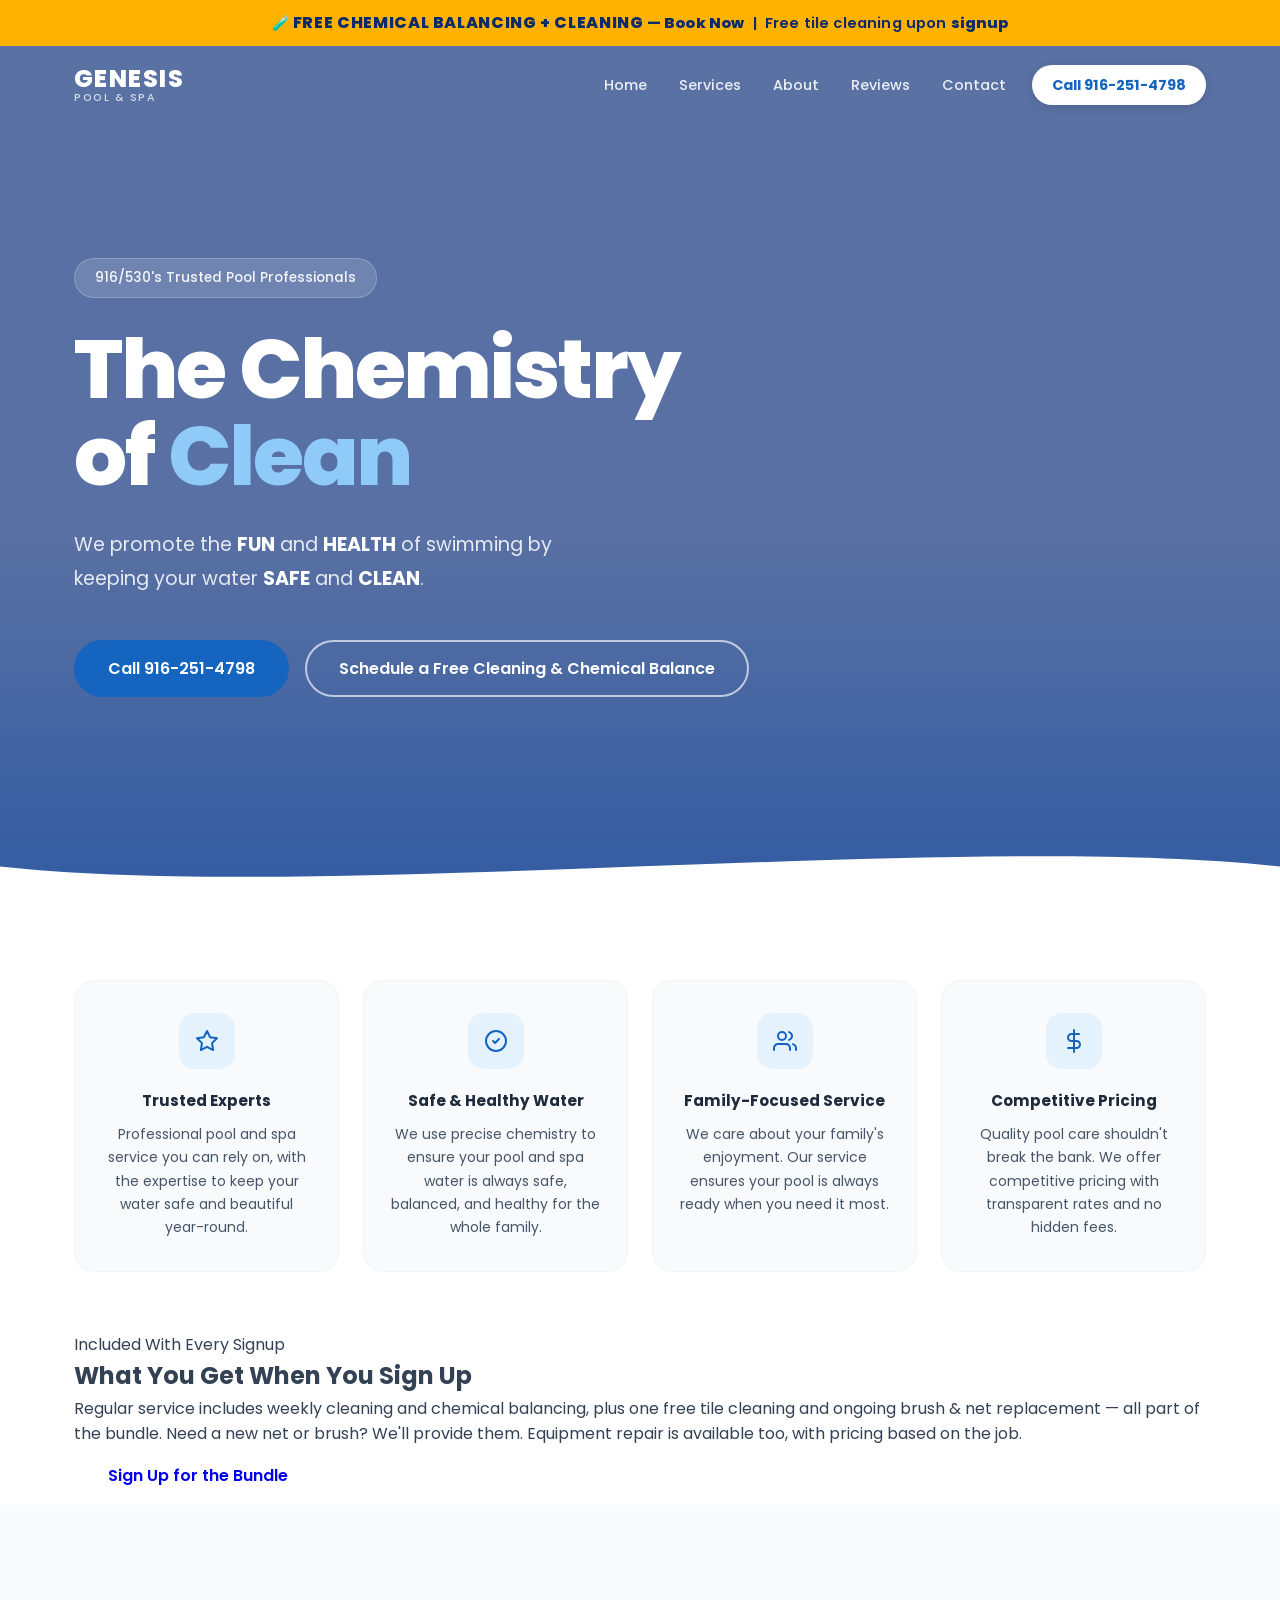
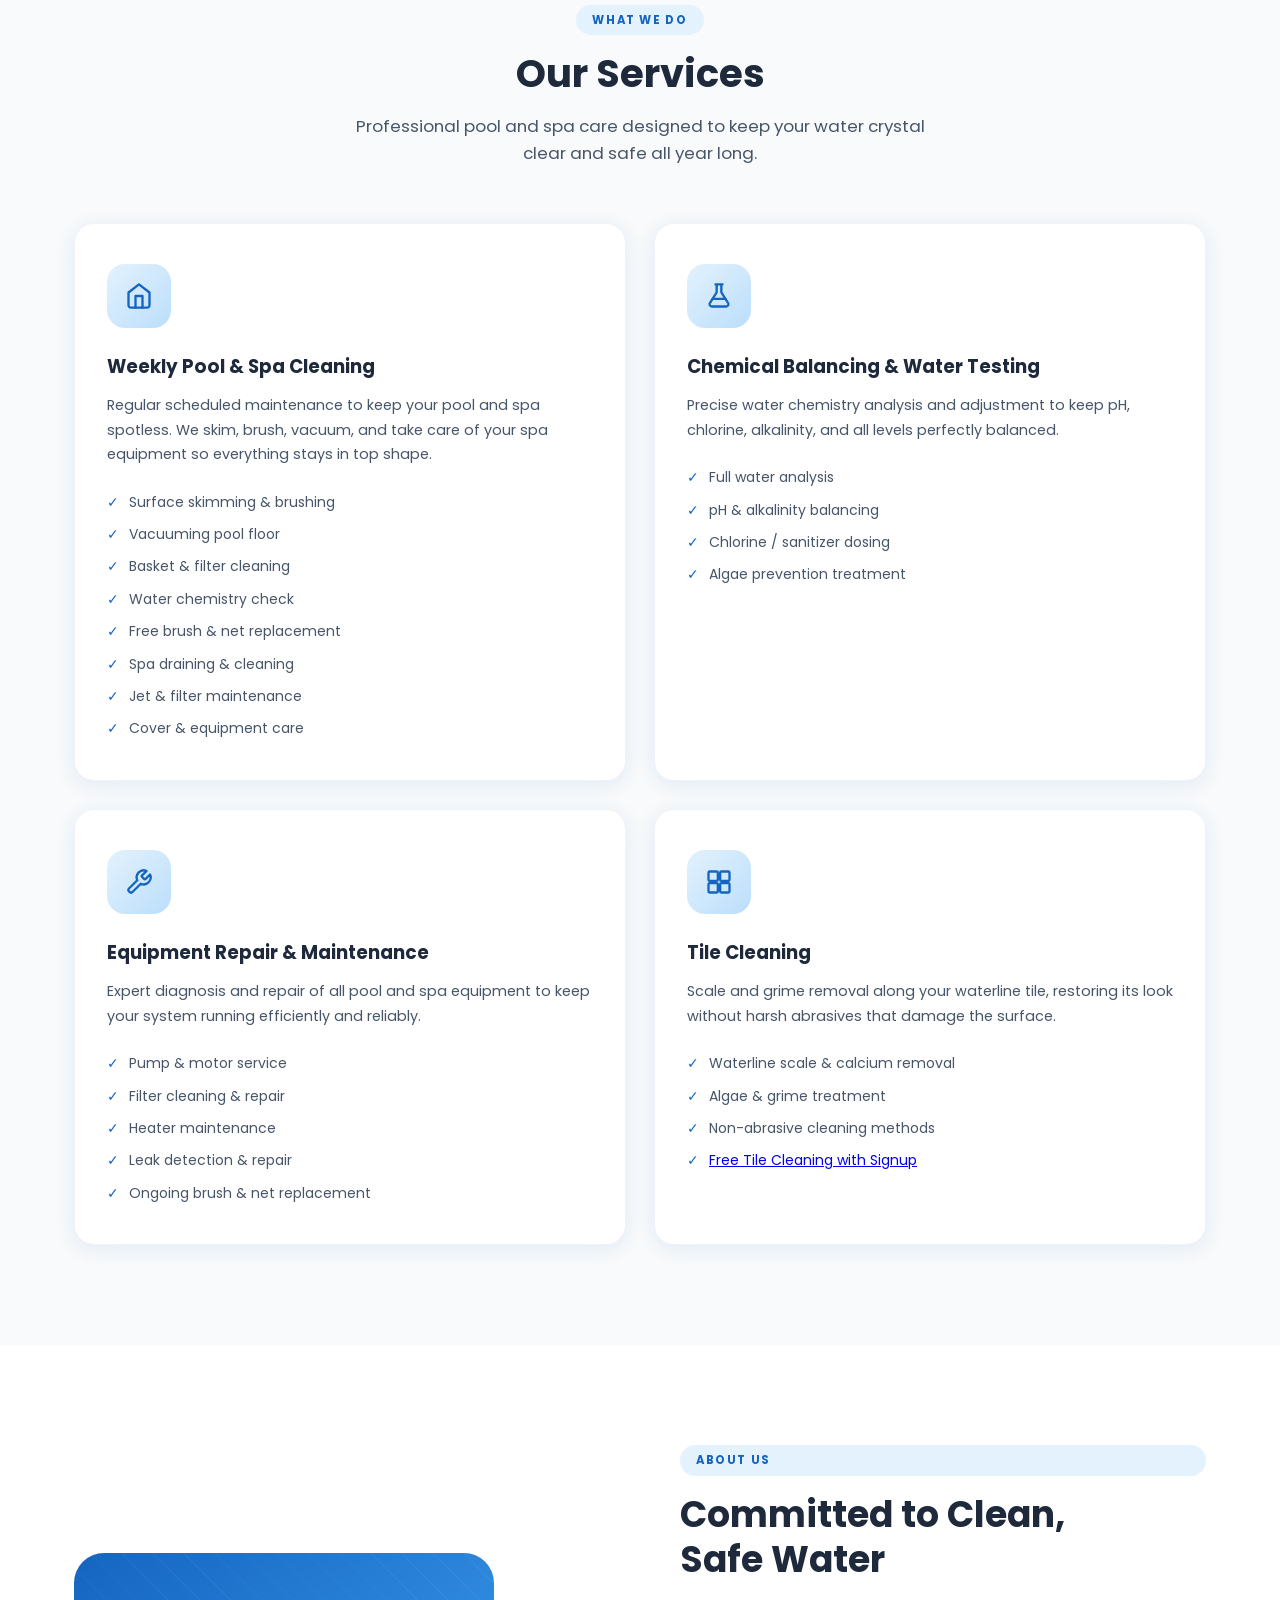
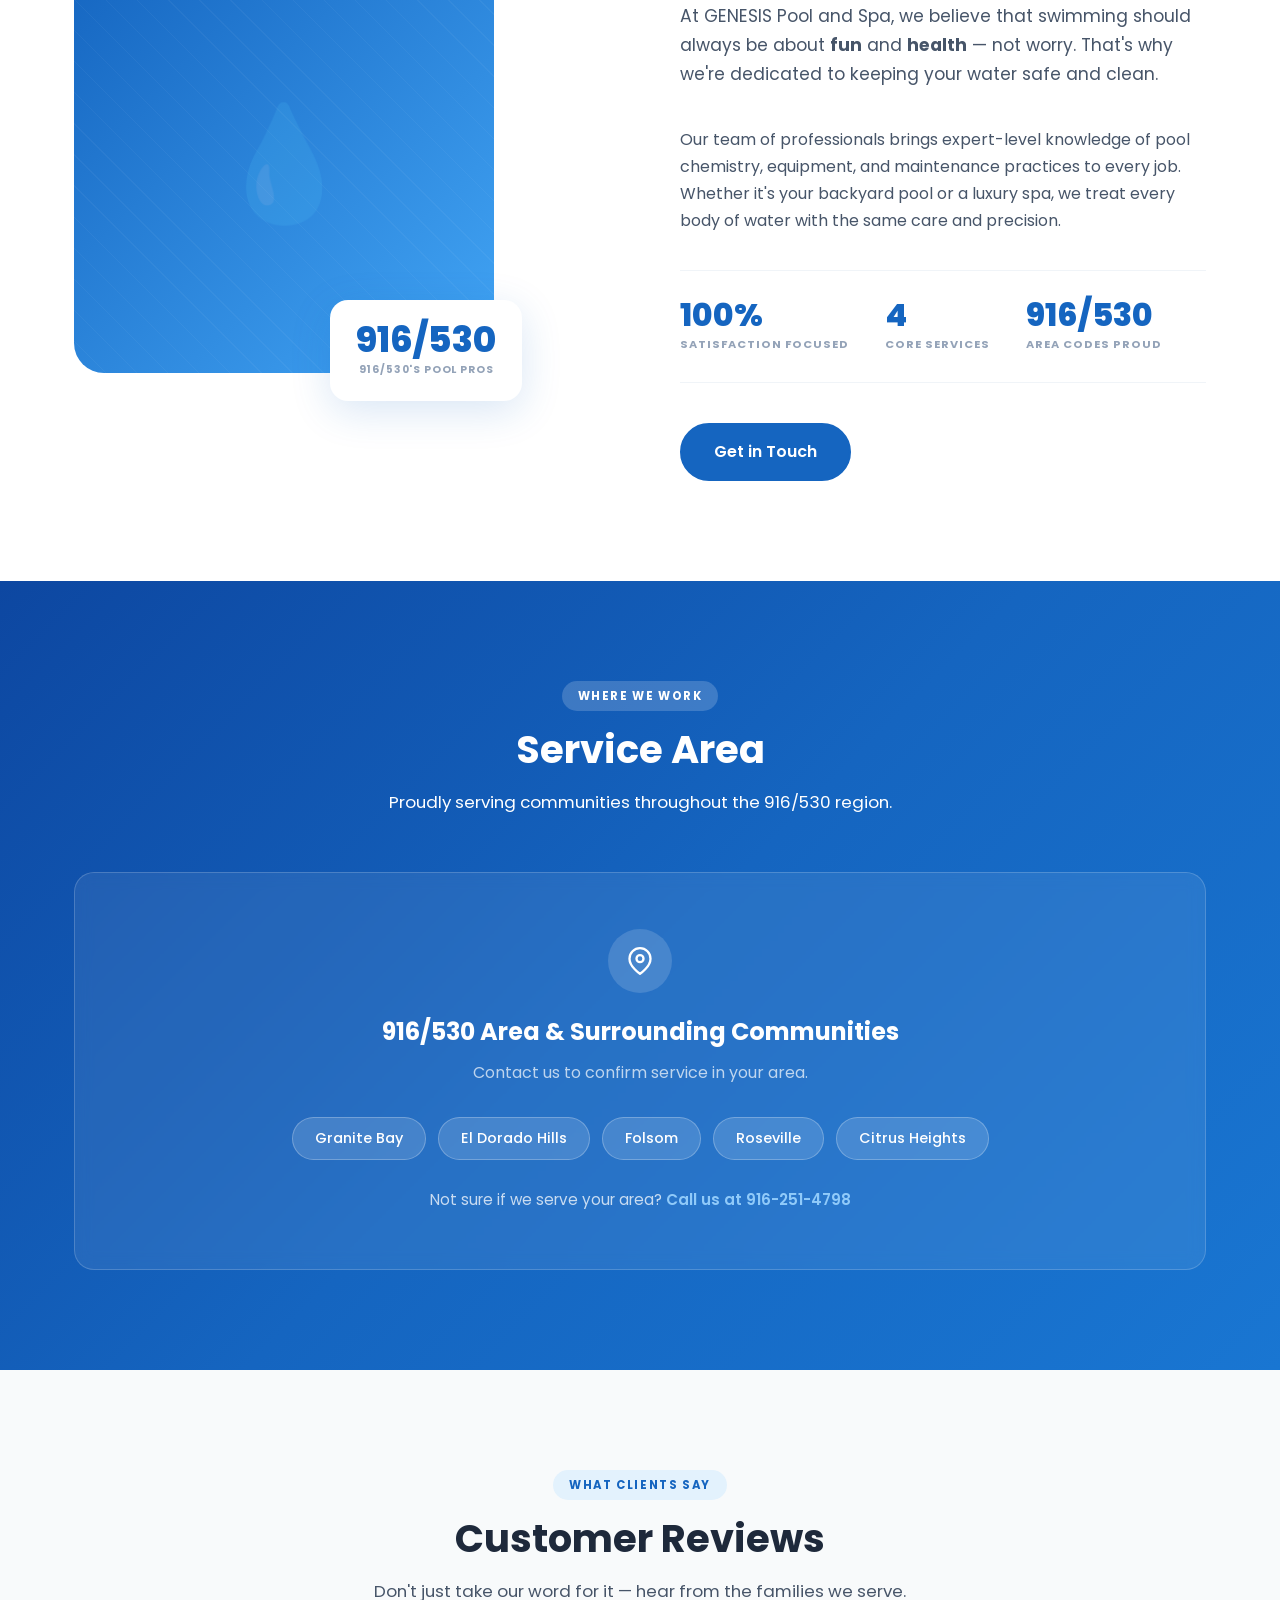
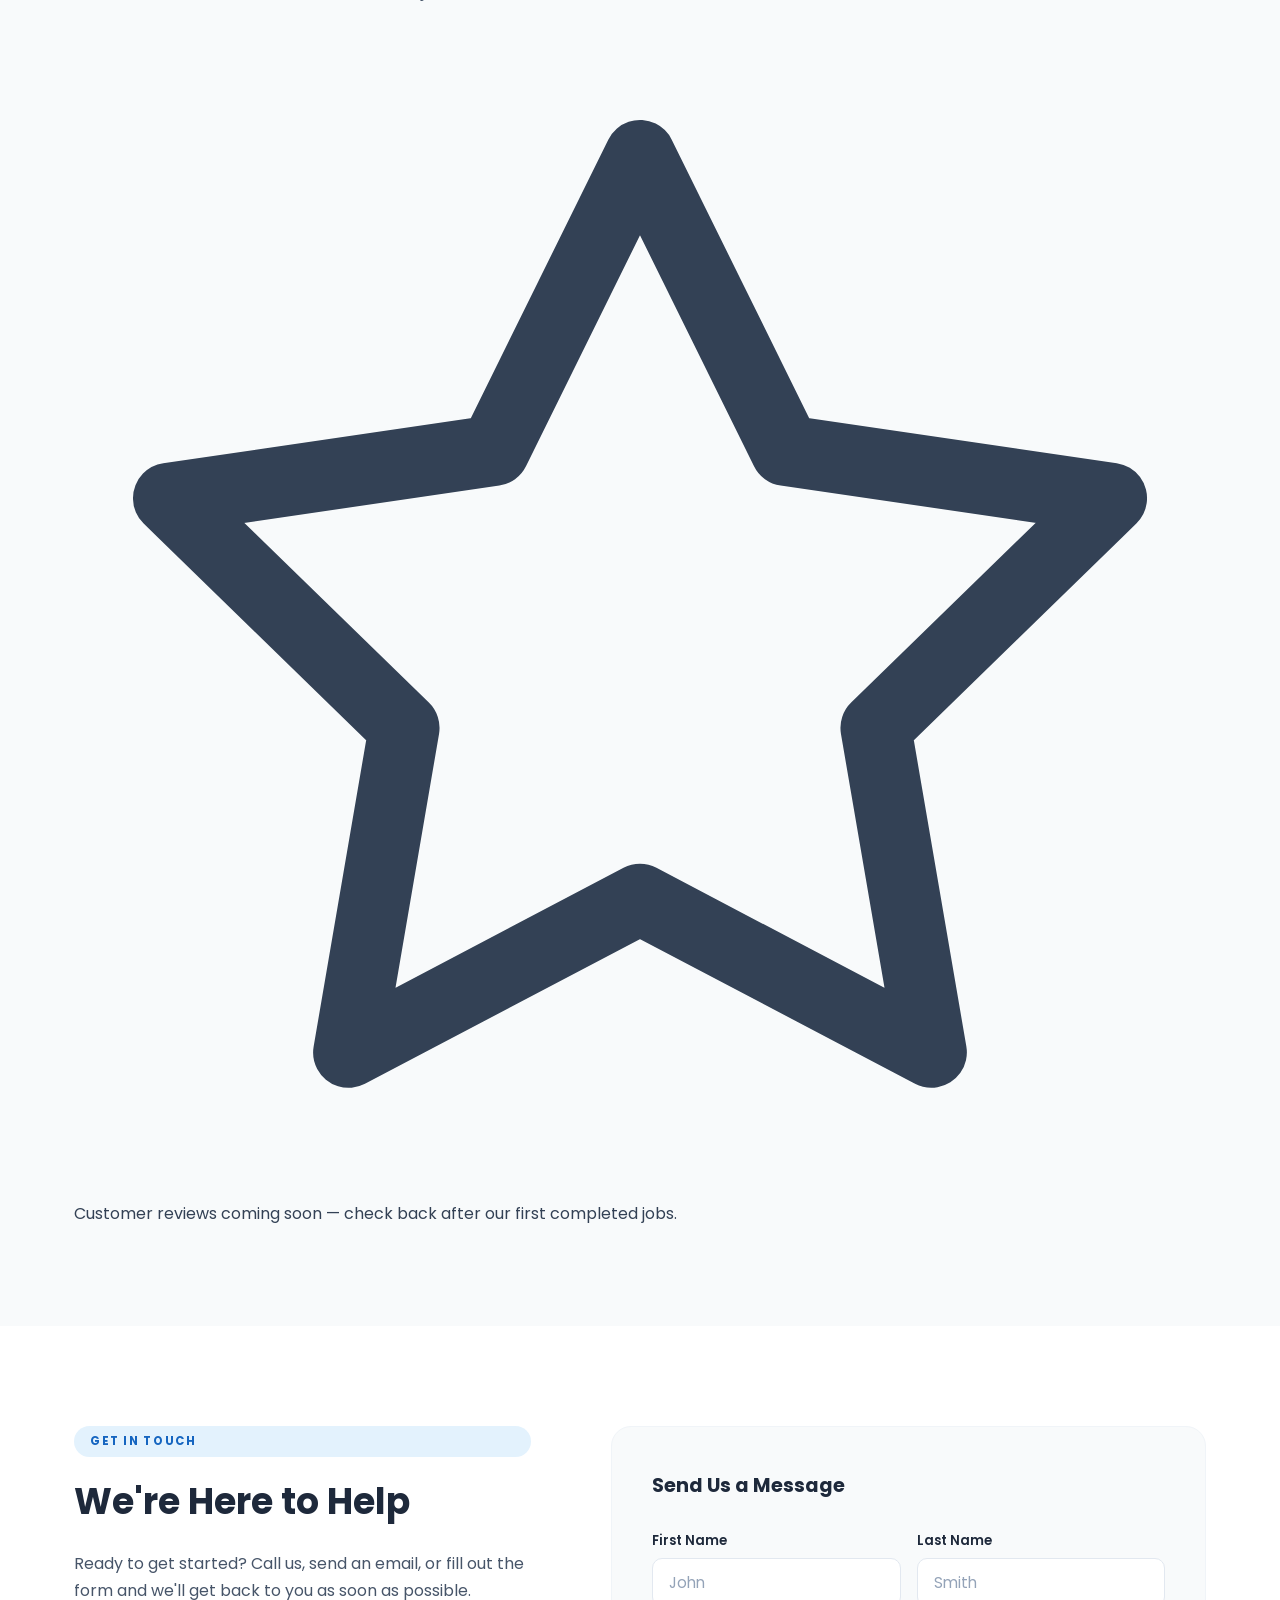
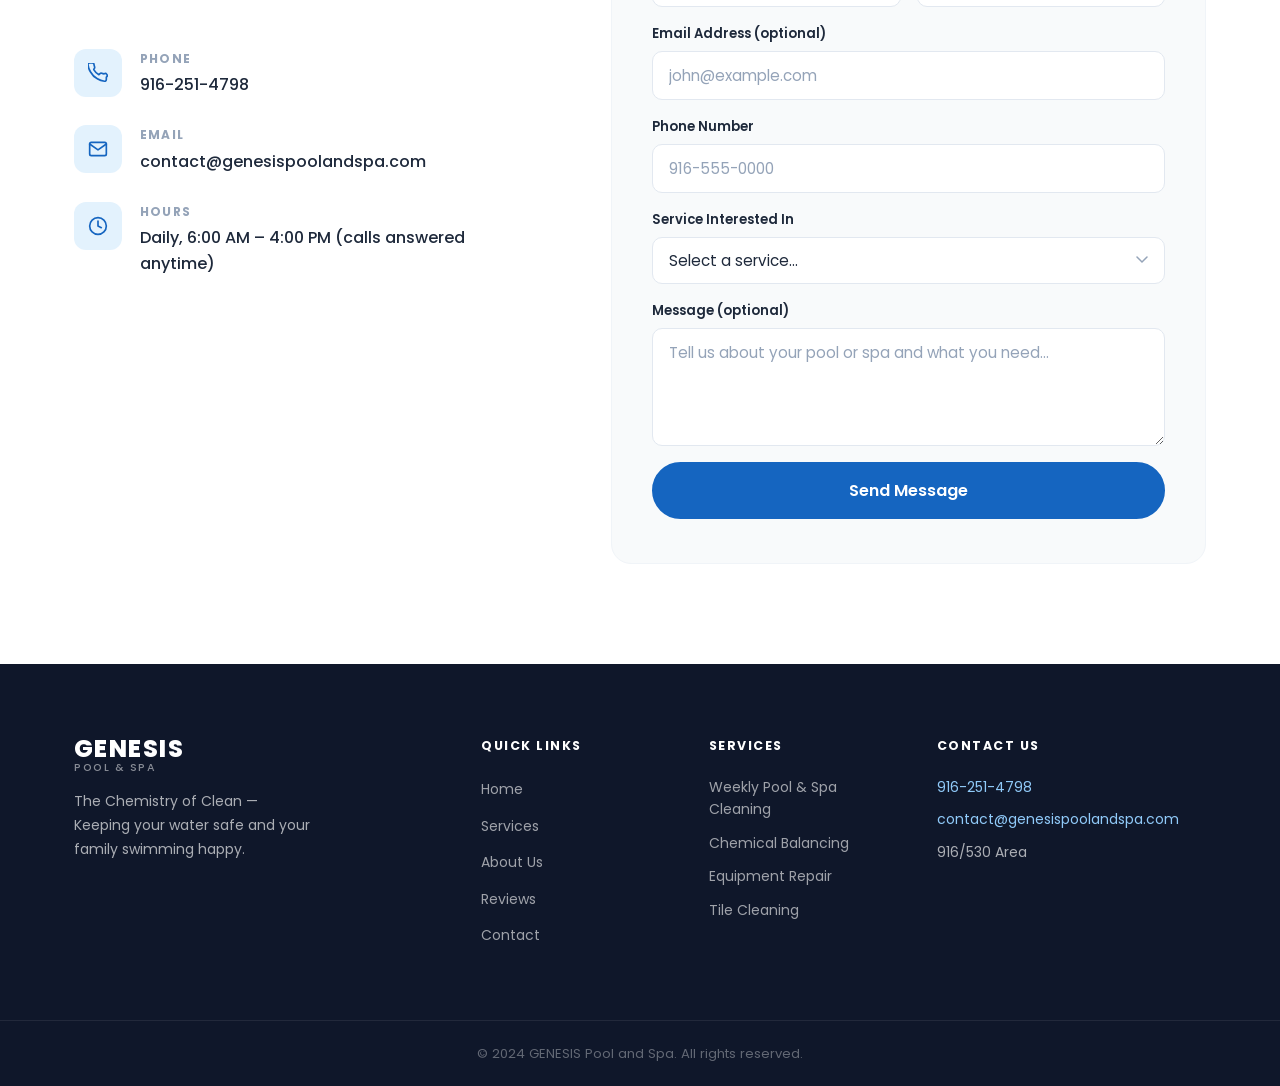
<file: Genesis-Pool-and-Spa-main/index.html>
<!DOCTYPE html>
<html lang="en">
<head>
  <meta charset="UTF-8">
  <meta name="viewport" content="width=device-width, initial-scale=1.0">
  <title>Genesis Pool and Spa | The Chemistry of Clean | 916/530</title>
  <meta name="description" content="Genesis Pool and Spa promotes the FUN and HEALTH of swimming by keeping your water SAFE and CLEAN. Serving the 916/530 area. Call 916-251-4798.">
  <link rel="canonical" href="https://www.genesispoolandspa.com/">

  <!-- Open Graph / Twitter -->
  <meta property="og:type" content="website">
  <meta property="og:site_name" content="Genesis Pool and Spa">
  <meta property="og:locale" content="en_US">
  <meta property="og:url" content="https://www.genesispoolandspa.com/">
  <meta property="og:title" content="Genesis Pool and Spa | The Chemistry of Clean | 916/530">
  <meta property="og:description" content="Genesis Pool and Spa promotes the FUN and HEALTH of swimming by keeping your water SAFE and CLEAN. Serving the 916/530 area. Call 916-251-4798.">
  <!-- TODO: add a real 1200x630 share image, then uncomment:
  <meta property="og:image" content="https://www.genesispoolandspa.com/images/og-image.jpg"> -->
  <meta name="twitter:card" content="summary_large_image">
  <meta name="twitter:title" content="Genesis Pool and Spa | The Chemistry of Clean | 916/530">
  <meta name="twitter:description" content="Genesis Pool and Spa promotes the FUN and HEALTH of swimming by keeping your water SAFE and CLEAN. Serving the 916/530 area. Call 916-251-4798.">

  <link rel="icon" href="data:image/svg+xml,%3Csvg xmlns='http://www.w3.org/2000/svg' viewBox='0 0 100 100'%3E%3Ccircle cx='50' cy='50' r='48' fill='%230D2A6B'/%3E%3Ctext x='50' y='62' font-family='Arial,Helvetica,sans-serif' font-size='38' font-weight='700' text-anchor='middle' fill='white'%3E916%3C/text%3E%3C/svg%3E">

  <link rel="preconnect" href="https://fonts.googleapis.com">
  <link rel="preconnect" href="https://fonts.gstatic.com" crossorigin>
  <link href="https://fonts.googleapis.com/css2?family=Poppins:wght@300;400;500;600;700;800&display=swap" rel="stylesheet">
  <link rel="stylesheet" href="css/styles.css">

  <script type="application/ld+json">
  {
    "@context": "https://schema.org",
    "@type": "HomeAndConstructionBusiness",
    "name": "Genesis Pool and Spa",
    "description": "Genesis Pool and Spa promotes the FUN and HEALTH of swimming by keeping your water SAFE and CLEAN.",
    "url": "https://www.genesispoolandspa.com/",
    "telephone": "+1-916-251-4798",
    "email": "contact@genesispoolandspa.com",
    "address": {
      "@type": "PostalAddress",
      "addressLocality": "Sacramento",
      "addressRegion": "CA",
      "addressCountry": "US"
    },
    "areaServed": [
      "Granite Bay, CA",
      "El Dorado Hills, CA",
      "Folsom, CA",
      "Roseville, CA",
      "Citrus Heights, CA"
    ],
    "openingHoursSpecification": {
      "@type": "OpeningHoursSpecification",
      "dayOfWeek": [
        "Monday", "Tuesday", "Wednesday", "Thursday", "Friday", "Saturday", "Sunday"
      ],
      "opens": "06:00",
      "closes": "16:00"
    }
  }
  </script>
</head>
<body>

  <!-- NAVIGATION -->
  <header id="header">
    <div class="promo-bar">
      <div class="container">
        <a href="schedule.html" class="promo-link">&#129514; <strong>FREE Chemical Balancing + Cleaning</strong> — Book Now</a><span class="promo-sep"> &nbsp;|&nbsp; </span><span class="promo-extra">Free tile cleaning upon <a href="schedule.html#request-form">signup</a></span>
      </div>
    </div>
    <nav class="navbar">
      <div class="container">
        <a href="#home" class="logo">
          <span class="logo-genesis">GENESIS</span>
          <span class="logo-poolspa">Pool &amp; Spa</span>
        </a>
        <button class="hamburger" id="hamburger" aria-label="Toggle navigation">
          <span></span><span></span><span></span>
        </button>
        <ul class="nav-links" id="navLinks">
          <li><a href="#home">Home</a></li>
          <li><a href="#services">Services</a></li>
          <li><a href="#about">About</a></li>
          <li><a href="#testimonials">Reviews</a></li>
          <li><a href="#contact">Contact</a></li>
          <li><a href="tel:9162514798" class="nav-cta">Call 916-251-4798</a></li>
        </ul>
      </div>
    </nav>
  </header>


  <!-- HERO -->
  <section id="home" class="hero">
    <div class="hero-bg"></div>
    <div class="container hero-content">
      <p class="hero-label">916/530's Trusted Pool Professionals</p>
      <h1>The Chemistry<br>of <span class="highlight">Clean</span></h1>
      <p class="hero-desc">We promote the <strong>FUN</strong> and <strong>HEALTH</strong> of swimming by keeping your water <strong>SAFE</strong> and <strong>CLEAN</strong>.</p>
      <div class="hero-actions">
        <a href="tel:9162514798" class="btn btn-primary">Call 916-251-4798</a>
        <a href="schedule.html" class="btn btn-outline">Schedule a Free Cleaning &amp; Chemical Balance</a>
      </div>
    </div>
    <div class="wave-divider">
      <svg viewBox="0 0 1440 80" fill="none" xmlns="http://www.w3.org/2000/svg" preserveAspectRatio="none">
        <path d="M0,40 C360,80 1080,0 1440,40 L1440,80 L0,80 Z" fill="#ffffff"/>
      </svg>
    </div>
  </section>

  <!-- WHY CHOOSE US -->
  <section class="features">
    <div class="container">
      <div class="features-grid">
        <div class="feature-card">
          <div class="feature-icon">
            <svg viewBox="0 0 24 24" fill="none" xmlns="http://www.w3.org/2000/svg">
              <path d="M12 2L15.09 8.26L22 9.27L17 14.14L18.18 21.02L12 17.77L5.82 21.02L7 14.14L2 9.27L8.91 8.26L12 2Z" stroke="currentColor" stroke-width="2" stroke-linecap="round" stroke-linejoin="round"/>
            </svg>
          </div>
          <h3>Trusted Experts</h3>
          <p>Professional pool and spa service you can rely on, with the expertise to keep your water safe and beautiful year-round.</p>
        </div>
        <div class="feature-card">
          <div class="feature-icon">
            <svg viewBox="0 0 24 24" fill="none" xmlns="http://www.w3.org/2000/svg">
              <path d="M12 22C17.5228 22 22 17.5228 22 12C22 6.47715 17.5228 2 12 2C6.47715 2 2 6.47715 2 12C2 17.5228 6.47715 22 12 22Z" stroke="currentColor" stroke-width="2"/>
              <path d="M9 12L11 14L15 10" stroke="currentColor" stroke-width="2" stroke-linecap="round" stroke-linejoin="round"/>
            </svg>
          </div>
          <h3>Safe &amp; Healthy Water</h3>
          <p>We use precise chemistry to ensure your pool and spa water is always safe, balanced, and healthy for the whole family.</p>
        </div>
        <div class="feature-card">
          <div class="feature-icon">
            <svg viewBox="0 0 24 24" fill="none" xmlns="http://www.w3.org/2000/svg">
              <path d="M17 21V19C17 17.9391 16.5786 16.9217 15.8284 16.1716C15.0783 15.4214 14.0609 15 13 15H5C3.93913 15 2.92172 15.4214 2.17157 16.1716C1.42143 16.9217 1 17.9391 1 19V21" stroke="currentColor" stroke-width="2" stroke-linecap="round" stroke-linejoin="round"/>
              <circle cx="9" cy="7" r="4" stroke="currentColor" stroke-width="2"/>
              <path d="M23 21V19C22.9993 18.1137 22.7044 17.2528 22.1614 16.5523C21.6184 15.8519 20.8581 15.3516 20 15.13" stroke="currentColor" stroke-width="2" stroke-linecap="round" stroke-linejoin="round"/>
              <path d="M16 3.13C16.8604 3.35031 17.623 3.85071 18.1676 4.55232C18.7122 5.25392 19.0078 6.11683 19.0078 7.005C19.0078 7.89317 18.7122 8.75608 18.1676 9.45768C17.623 10.1593 16.8604 10.6597 16 10.88" stroke="currentColor" stroke-width="2" stroke-linecap="round" stroke-linejoin="round"/>
            </svg>
          </div>
          <h3>Family-Focused Service</h3>
          <p>We care about your family's enjoyment. Our service ensures your pool is always ready when you need it most.</p>
        </div>
        <div class="feature-card">
          <div class="feature-icon">
            <svg viewBox="0 0 24 24" fill="none" xmlns="http://www.w3.org/2000/svg">
              <line x1="12" y1="1" x2="12" y2="23" stroke="currentColor" stroke-width="2" stroke-linecap="round"/>
              <path d="M17 5H9.5C8.57174 5 7.6815 5.36875 7.02513 6.02513C6.36875 6.6815 6 7.57174 6 8.5C6 9.42826 6.36875 10.3185 7.02513 10.9749C7.6815 11.6313 8.57174 12 9.5 12H14.5C15.4283 12 16.3185 12.3687 16.9749 13.0251C17.6313 13.6815 18 14.5717 18 15.5C18 16.4283 17.6313 17.3185 16.9749 17.9749C16.3185 18.6313 15.4283 19 14.5 19H6" stroke="currentColor" stroke-width="2" stroke-linecap="round" stroke-linejoin="round"/>
            </svg>
          </div>
          <h3>Competitive Pricing</h3>
          <p>Quality pool care shouldn't break the bank. We offer competitive pricing with transparent rates and no hidden fees.</p>
        </div>
      </div>
    </div>
  </section>

  <!-- WHAT'S INCLUDED BANNER -->
  <section class="included-banner" id="included">
    <div class="container included-inner">
      <span class="included-tag">Included With Every Signup</span>
      <h2>What You Get When You Sign Up</h2>
      <p>Regular service includes weekly cleaning and chemical balancing, plus one free tile cleaning and ongoing brush &amp; net replacement — all part of the bundle. Need a new net or brush? We'll provide them. Equipment repair is available too, with pricing based on the job.</p>
      <a href="schedule.html#request-form" class="btn included-btn">Sign Up for the Bundle</a>
    </div>
  </section>

  <!-- SERVICES -->
  <section id="services" class="services">
    <div class="container">
      <div class="section-header">
        <span class="section-label">What We Do</span>
        <h2>Our Services</h2>
        <p>Professional pool and spa care designed to keep your water crystal clear and safe all year long.</p>
      </div>
      <div class="services-grid">

        <div class="service-card">
          <div class="service-icon">
            <svg viewBox="0 0 24 24" fill="none" xmlns="http://www.w3.org/2000/svg">
              <path d="M3 9L12 2L21 9V20C21 20.5304 20.7893 21.0391 20.4142 21.4142C20.0391 21.7893 19.5304 22 19 22H5C4.46957 22 3.96086 21.7893 3.58579 21.4142C3.21071 21.0391 3 20.5304 3 20V9Z" stroke="currentColor" stroke-width="2" stroke-linecap="round" stroke-linejoin="round"/>
              <path d="M9 22V12H15V22" stroke="currentColor" stroke-width="2" stroke-linecap="round" stroke-linejoin="round"/>
            </svg>
          </div>
          <h3>Weekly Pool &amp; Spa Cleaning</h3>
          <p>Regular scheduled maintenance to keep your pool and spa spotless. We skim, brush, vacuum, and take care of your spa equipment so everything stays in top shape.</p>
          <ul>
            <li>Surface skimming &amp; brushing</li>
            <li>Vacuuming pool floor</li>
            <li>Basket &amp; filter cleaning</li>
            <li>Water chemistry check</li>
            <li>Free brush &amp; net replacement</li>
            <li>Spa draining &amp; cleaning</li>
            <li>Jet &amp; filter maintenance</li>
            <li>Cover &amp; equipment care</li>
          </ul>
        </div>

        <div class="service-card">
          <div class="service-icon">
            <svg viewBox="0 0 24 24" fill="none" xmlns="http://www.w3.org/2000/svg">
              <path d="M9 2h6M10 2v6.34a2 2 0 01-.4 1.2L4.46 17.6A2 2 0 006 21h12a2 2 0 001.54-3.4l-5.14-8.06a2 2 0 01-.4-1.2V2" stroke="currentColor" stroke-width="2" stroke-linecap="round" stroke-linejoin="round"/>
              <path d="M6.5 14.5h11" stroke="currentColor" stroke-width="2" stroke-linecap="round"/>
            </svg>
          </div>
          <h3>Chemical Balancing &amp; Water Testing</h3>
          <p>Precise water chemistry analysis and adjustment to keep pH, chlorine, alkalinity, and all levels perfectly balanced.</p>
          <ul>
            <li>Full water analysis</li>
            <li>pH &amp; alkalinity balancing</li>
            <li>Chlorine / sanitizer dosing</li>
            <li>Algae prevention treatment</li>
          </ul>
        </div>

        <div class="service-card">
          <div class="service-icon">
            <svg viewBox="0 0 24 24" fill="none" xmlns="http://www.w3.org/2000/svg">
              <path d="M14.7 6.3a1 1 0 000 1.4l1.6 1.6a1 1 0 001.4 0l3.77-3.77a6 6 0 01-7.94 7.94l-6.91 6.91a2.12 2.12 0 01-3-3l6.91-6.91a6 6 0 017.94-7.94l-3.76 3.76z" stroke="currentColor" stroke-width="2" stroke-linecap="round" stroke-linejoin="round"/>
            </svg>
          </div>
          <h3>Equipment Repair &amp; Maintenance</h3>
          <p>Expert diagnosis and repair of all pool and spa equipment to keep your system running efficiently and reliably.</p>
          <ul>
            <li>Pump &amp; motor service</li>
            <li>Filter cleaning &amp; repair</li>
            <li>Heater maintenance</li>
            <li>Leak detection &amp; repair</li>
            <li>Ongoing brush &amp; net replacement</li>
          </ul>
        </div>

        <div class="service-card">
          <div class="service-icon">
            <svg viewBox="0 0 24 24" fill="none" xmlns="http://www.w3.org/2000/svg">
              <rect x="3" y="3" width="8" height="8" rx="1" stroke="currentColor" stroke-width="2"/>
              <rect x="13" y="3" width="8" height="8" rx="1" stroke="currentColor" stroke-width="2"/>
              <rect x="3" y="13" width="8" height="8" rx="1" stroke="currentColor" stroke-width="2"/>
              <rect x="13" y="13" width="8" height="8" rx="1" stroke="currentColor" stroke-width="2"/>
            </svg>
          </div>
          <h3>Tile Cleaning</h3>
          <p>Scale and grime removal along your waterline tile, restoring its look without harsh abrasives that damage the surface.</p>
          <ul>
            <li>Waterline scale &amp; calcium removal</li>
            <li>Algae &amp; grime treatment</li>
            <li>Non-abrasive cleaning methods</li>
            <li><a href="#included">Free Tile Cleaning with Signup</a></li>
          </ul>
        </div>

      </div>
    </div>
  </section>

  <!-- BEFORE & AFTER — temporarily disabled until real photos are added. Kept intact below (commented out), not deleted, so it can be restored by removing this comment block.
  <section id="results" class="before-after">
    <div class="container">
      <div class="section-header">
        <span class="section-label">Our Results</span>
        <h2>Before &amp; After</h2>
        <p>See the Genesis difference — crystal clear water, every time.</p>
      </div>
      <div class="ba-grid">

        <div class="ba-pair">
          <div class="ba-images">
            <div class="ba-side ba-before">
              <img src="images/before-1.jpg" alt="Pool before cleaning" onerror="this.style.display='none';this.nextElementSibling.style.display='flex'">
              <div class="ba-placeholder before-ph">
                <svg viewBox="0 0 24 24" fill="none"><rect x="3" y="3" width="18" height="18" rx="2" stroke="currentColor" stroke-width="1.5"/><circle cx="8.5" cy="8.5" r="1.5" stroke="currentColor" stroke-width="1.5"/><path d="M21 15l-5-5L5 21" stroke="currentColor" stroke-width="1.5" stroke-linecap="round"/></svg>
                <span>Add your BEFORE photo</span>
                <small>images/before-1.jpg</small>
              </div>
              <span class="ba-label before-label">Before</span>
            </div>
            <div class="ba-side ba-after">
              <img src="images/after-1.jpg" alt="Pool after cleaning" onerror="this.style.display='none';this.nextElementSibling.style.display='flex'">
              <div class="ba-placeholder after-ph">
                <svg viewBox="0 0 24 24" fill="none"><rect x="3" y="3" width="18" height="18" rx="2" stroke="currentColor" stroke-width="1.5"/><circle cx="8.5" cy="8.5" r="1.5" stroke="currentColor" stroke-width="1.5"/><path d="M21 15l-5-5L5 21" stroke="currentColor" stroke-width="1.5" stroke-linecap="round"/></svg>
                <span>Add your AFTER photo</span>
                <small>images/after-1.jpg</small>
              </div>
              <span class="ba-label after-label">After</span>
            </div>
          </div>
          <p class="ba-caption">Green pool rescue — restored to crystal clear in one visit</p>
        </div>

        <div class="ba-pair">
          <div class="ba-images">
            <div class="ba-side ba-before">
              <img src="images/before-2.jpg" alt="Spa before cleaning" onerror="this.style.display='none';this.nextElementSibling.style.display='flex'">
              <div class="ba-placeholder before-ph">
                <svg viewBox="0 0 24 24" fill="none"><rect x="3" y="3" width="18" height="18" rx="2" stroke="currentColor" stroke-width="1.5"/><circle cx="8.5" cy="8.5" r="1.5" stroke="currentColor" stroke-width="1.5"/><path d="M21 15l-5-5L5 21" stroke="currentColor" stroke-width="1.5" stroke-linecap="round"/></svg>
                <span>Add your BEFORE photo</span>
                <small>images/before-2.jpg</small>
              </div>
              <span class="ba-label before-label">Before</span>
            </div>
            <div class="ba-side ba-after">
              <img src="images/after-2.jpg" alt="Spa after cleaning" onerror="this.style.display='none';this.nextElementSibling.style.display='flex'">
              <div class="ba-placeholder after-ph">
                <svg viewBox="0 0 24 24" fill="none"><rect x="3" y="3" width="18" height="18" rx="2" stroke="currentColor" stroke-width="1.5"/><circle cx="8.5" cy="8.5" r="1.5" stroke="currentColor" stroke-width="1.5"/><path d="M21 15l-5-5L5 21" stroke="currentColor" stroke-width="1.5" stroke-linecap="round"/></svg>
                <span>Add your AFTER photo</span>
                <small>images/after-2.jpg</small>
              </div>
              <span class="ba-label after-label">After</span>
            </div>
          </div>
          <p class="ba-caption">Hot tub deep clean — jets, shell, and water chemistry reset</p>
        </div>

        <div class="ba-pair">
          <div class="ba-images">
            <div class="ba-side ba-before">
              <img src="images/before-3.jpg" alt="Pool equipment before service" onerror="this.style.display='none';this.nextElementSibling.style.display='flex'">
              <div class="ba-placeholder before-ph">
                <svg viewBox="0 0 24 24" fill="none"><rect x="3" y="3" width="18" height="18" rx="2" stroke="currentColor" stroke-width="1.5"/><circle cx="8.5" cy="8.5" r="1.5" stroke="currentColor" stroke-width="1.5"/><path d="M21 15l-5-5L5 21" stroke="currentColor" stroke-width="1.5" stroke-linecap="round"/></svg>
                <span>Add your BEFORE photo</span>
                <small>images/before-3.jpg</small>
              </div>
              <span class="ba-label before-label">Before</span>
            </div>
            <div class="ba-side ba-after">
              <img src="images/after-3.jpg" alt="Pool equipment after service" onerror="this.style.display='none';this.nextElementSibling.style.display='flex'">
              <div class="ba-placeholder after-ph">
                <svg viewBox="0 0 24 24" fill="none"><rect x="3" y="3" width="18" height="18" rx="2" stroke="currentColor" stroke-width="1.5"/><circle cx="8.5" cy="8.5" r="1.5" stroke="currentColor" stroke-width="1.5"/><path d="M21 15l-5-5L5 21" stroke="currentColor" stroke-width="1.5" stroke-linecap="round"/></svg>
                <span>Add your AFTER photo</span>
                <small>images/after-3.jpg</small>
              </div>
              <span class="ba-label after-label">After</span>
            </div>
          </div>
          <p class="ba-caption">Neglected pool brought back to swim-ready condition</p>
        </div>

      </div>
      <p class="ba-photo-note">&#128247; Have photos? Drop them in the <strong>images/</strong> folder using the filenames shown above and they'll appear automatically.</p>
    </div>
  </section>
  -->

  <!-- ABOUT -->
  <section id="about" class="about">
    <div class="container about-grid">
      <div class="about-visual">
        <div class="about-visual-inner">
          <div class="about-badge">
            <span>916/530</span>
            <span>916/530's Pool Pros</span>
          </div>
        </div>
      </div>
      <div class="about-content">
        <span class="section-label">About Us</span>
        <h2>Committed to Clean,<br>Safe Water</h2>
        <p class="about-lead">At GENESIS Pool and Spa, we believe that swimming should always be about <strong>fun</strong> and <strong>health</strong> — not worry. That's why we're dedicated to keeping your water safe and clean.</p>
        <p>Our team of professionals brings expert-level knowledge of pool chemistry, equipment, and maintenance practices to every job. Whether it's your backyard pool or a luxury spa, we treat every body of water with the same care and precision.</p>
        <div class="about-stats">
          <div class="stat">
            <span class="stat-num">100%</span>
            <span class="stat-label">Satisfaction Focused</span>
          </div>
          <div class="stat">
            <span class="stat-num">4</span>
            <span class="stat-label">Core Services</span>
          </div>
          <div class="stat">
            <span class="stat-num">916/530</span>
            <span class="stat-label">Area Codes Proud</span>
          </div>
        </div>
        <a href="#contact" class="btn btn-primary">Get in Touch</a>
      </div>
    </div>
  </section>

  <!-- SERVICE AREA -->
  <section class="service-area">
    <div class="container">
      <div class="section-header light">
        <span class="section-label">Where We Work</span>
        <h2>Service Area</h2>
        <p>Proudly serving communities throughout the 916/530 region.</p>
      </div>
      <div class="area-placeholder">
        <div class="area-icon">
          <svg viewBox="0 0 24 24" fill="none" xmlns="http://www.w3.org/2000/svg">
            <path d="M21 10c0 7-9 13-9 13s-9-6-9-13a9 9 0 0118 0z" stroke="currentColor" stroke-width="2" stroke-linecap="round" stroke-linejoin="round"/>
            <circle cx="12" cy="10" r="3" stroke="currentColor" stroke-width="2"/>
          </svg>
        </div>
        <h3>916/530 Area &amp; Surrounding Communities</h3>
        <p class="area-note">Contact us to confirm service in your area.</p>
        <div class="area-tags">
          <span class="area-tag">Granite Bay</span>
          <span class="area-tag">El Dorado Hills</span>
          <span class="area-tag">Folsom</span>
          <span class="area-tag">Roseville</span>
          <span class="area-tag">Citrus Heights</span>
        </div>
        <p class="area-cta-note">Not sure if we serve your area? <a href="tel:9162514798">Call us at 916-251-4798</a></p>
      </div>
    </div>
  </section>

  <!-- TESTIMONIALS -->
  <section id="testimonials" class="testimonials">
    <div class="container">
      <div class="section-header">
        <span class="section-label">What Clients Say</span>
        <h2>Customer Reviews</h2>
        <p>Don't just take our word for it — hear from the families we serve.</p>
      </div>
      <div class="testimonials-placeholder">
        <svg viewBox="0 0 24 24" fill="none" xmlns="http://www.w3.org/2000/svg">
          <path d="M12 2L15.09 8.26L22 9.27L17 14.14L18.18 21.02L12 17.77L5.82 21.02L7 14.14L2 9.27L8.91 8.26L12 2Z" stroke="currentColor" stroke-width="1.5" stroke-linecap="round" stroke-linejoin="round"/>
        </svg>
        <p>Customer reviews coming soon — check back after our first completed jobs.</p>
      </div>
    </div>
  </section>

  <!-- CONTACT -->
  <section id="contact" class="contact">
    <div class="container contact-grid">
      <div class="contact-info">
        <span class="section-label">Get In Touch</span>
        <h2>We're Here to Help</h2>
        <p>Ready to get started? Call us, send an email, or fill out the form and we'll get back to you as soon as possible.</p>
        <div class="contact-details">
          <div class="contact-item">
            <div class="contact-icon">
              <svg viewBox="0 0 24 24" fill="none" xmlns="http://www.w3.org/2000/svg">
                <path d="M22 16.92v3a2 2 0 01-2.18 2 19.79 19.79 0 01-8.63-3.07A19.5 19.5 0 013.07 10.8a19.79 19.79 0 01-3.07-8.64A2 2 0 012.18 0h3a2 2 0 012 1.72c.127.96.361 1.903.7 2.81a2 2 0 01-.45 2.11L6.91 7.91a16 16 0 006.18 6.18l1.27-1.27a2 2 0 012.11-.45c.907.339 1.85.573 2.81.7A2 2 0 0122 16.92z" stroke="currentColor" stroke-width="2" stroke-linecap="round" stroke-linejoin="round"/>
              </svg>
            </div>
            <div>
              <strong>Phone</strong>
              <a href="tel:9162514798">916-251-4798</a>
            </div>
          </div>
          <div class="contact-item">
            <div class="contact-icon">
              <svg viewBox="0 0 24 24" fill="none" xmlns="http://www.w3.org/2000/svg">
                <path d="M4 4h16c1.1 0 2 .9 2 2v12c0 1.1-.9 2-2 2H4c-1.1 0-2-.9-2-2V6c0-1.1.9-2 2-2z" stroke="currentColor" stroke-width="2" stroke-linecap="round" stroke-linejoin="round"/>
                <polyline points="22,6 12,13 2,6" stroke="currentColor" stroke-width="2" stroke-linecap="round" stroke-linejoin="round"/>
              </svg>
            </div>
            <div>
              <strong>Email</strong>
              <a href="mailto:contact@genesispoolandspa.com">contact@genesispoolandspa.com</a>
            </div>
          </div>
          <div class="contact-item">
            <div class="contact-icon">
              <svg viewBox="0 0 24 24" fill="none" xmlns="http://www.w3.org/2000/svg">
                <circle cx="12" cy="12" r="10" stroke="currentColor" stroke-width="2"/>
                <polyline points="12,6 12,12 16,14" stroke="currentColor" stroke-width="2" stroke-linecap="round" stroke-linejoin="round"/>
              </svg>
            </div>
            <div>
              <strong>Hours</strong>
              <span>Daily, 6:00 AM – 4:00 PM (calls answered anytime)</span>
            </div>
          </div>
        </div>
      </div>
      <div class="contact-form-wrap">
        <form id="contactForm" class="contact-form">
          <h3>Send Us a Message</h3>
          <div class="form-row">
            <div class="form-group">
              <label for="firstName">First Name</label>
              <input type="text" id="firstName" name="firstName" placeholder="John" required>
            </div>
            <div class="form-group">
              <label for="lastName">Last Name</label>
              <input type="text" id="lastName" name="lastName" placeholder="Smith" required>
            </div>
          </div>
          <div class="form-group">
            <label for="email">Email Address (optional)</label>
            <input type="email" id="email" name="email" placeholder="john@example.com">
          </div>
          <div class="form-group">
            <label for="phone">Phone Number</label>
            <input type="tel" id="phone" name="phone" placeholder="916-555-0000">
          </div>
          <div class="form-group">
            <label for="service">Service Interested In</label>
            <select id="service" name="service">
              <option value="">Select a service...</option>
              <option value="bundle">Bundle (Signup) — Cleaning + Balancing + Free Tile Cleaning</option>
              <option value="weekly-cleaning">Weekly Pool &amp; Spa Cleaning</option>
              <option value="chemical-balancing">Chemical Balancing &amp; Water Testing</option>
              <option value="equipment-repair">Equipment Repair &amp; Maintenance</option>
              <option value="tile-cleaning">Tile Cleaning</option>
              <option value="other">Other / Not Sure</option>
            </select>
          </div>
          <div class="form-group">
            <label for="message">Message (optional)</label>
            <textarea id="message" name="message" rows="4" placeholder="Tell us about your pool or spa and what you need..."></textarea>
          </div>
          <button type="submit" class="btn btn-primary btn-full">Send Message</button>
          <div id="formSuccess" class="form-success" style="display:none;">
            Thanks for submitting! We'll be in touch soon.
          </div>
        </form>
      </div>
    </div>
  </section>

  <!-- FOOTER -->
  <footer class="footer">
    <div class="container footer-grid">
      <div class="footer-brand">
        <a href="#home" class="logo footer-logo">
          <span class="logo-genesis">GENESIS</span>
          <span class="logo-poolspa">Pool &amp; Spa</span>
        </a>
        <p>The Chemistry of Clean — Keeping your water safe and your family swimming happy.</p>
      </div>
      <div class="footer-links">
        <h4>Quick Links</h4>
        <ul>
          <li><a href="#home">Home</a></li>
          <li><a href="#services">Services</a></li>
          <li><a href="#about">About Us</a></li>
          <li><a href="#testimonials">Reviews</a></li>
          <li><a href="#contact">Contact</a></li>
        </ul>
      </div>
      <div class="footer-services">
        <h4>Services</h4>
        <ul>
          <li>Weekly Pool &amp; Spa Cleaning</li>
          <li>Chemical Balancing</li>
          <li>Equipment Repair</li>
          <li>Tile Cleaning</li>
        </ul>
      </div>
      <div class="footer-contact">
        <h4>Contact Us</h4>
        <p><a href="tel:9162514798">916-251-4798</a></p>
        <p><a href="mailto:contact@genesispoolandspa.com">contact@genesispoolandspa.com</a></p>
        <p>916/530 Area</p>
      </div>
    </div>
    <div class="footer-bottom">
      <div class="container">
        <p>&copy; 2024 GENESIS Pool and Spa. All rights reserved.</p>
      </div>
    </div>
  </footer>

  <script src="js/main.js"></script>
</body>
</html>
</file>
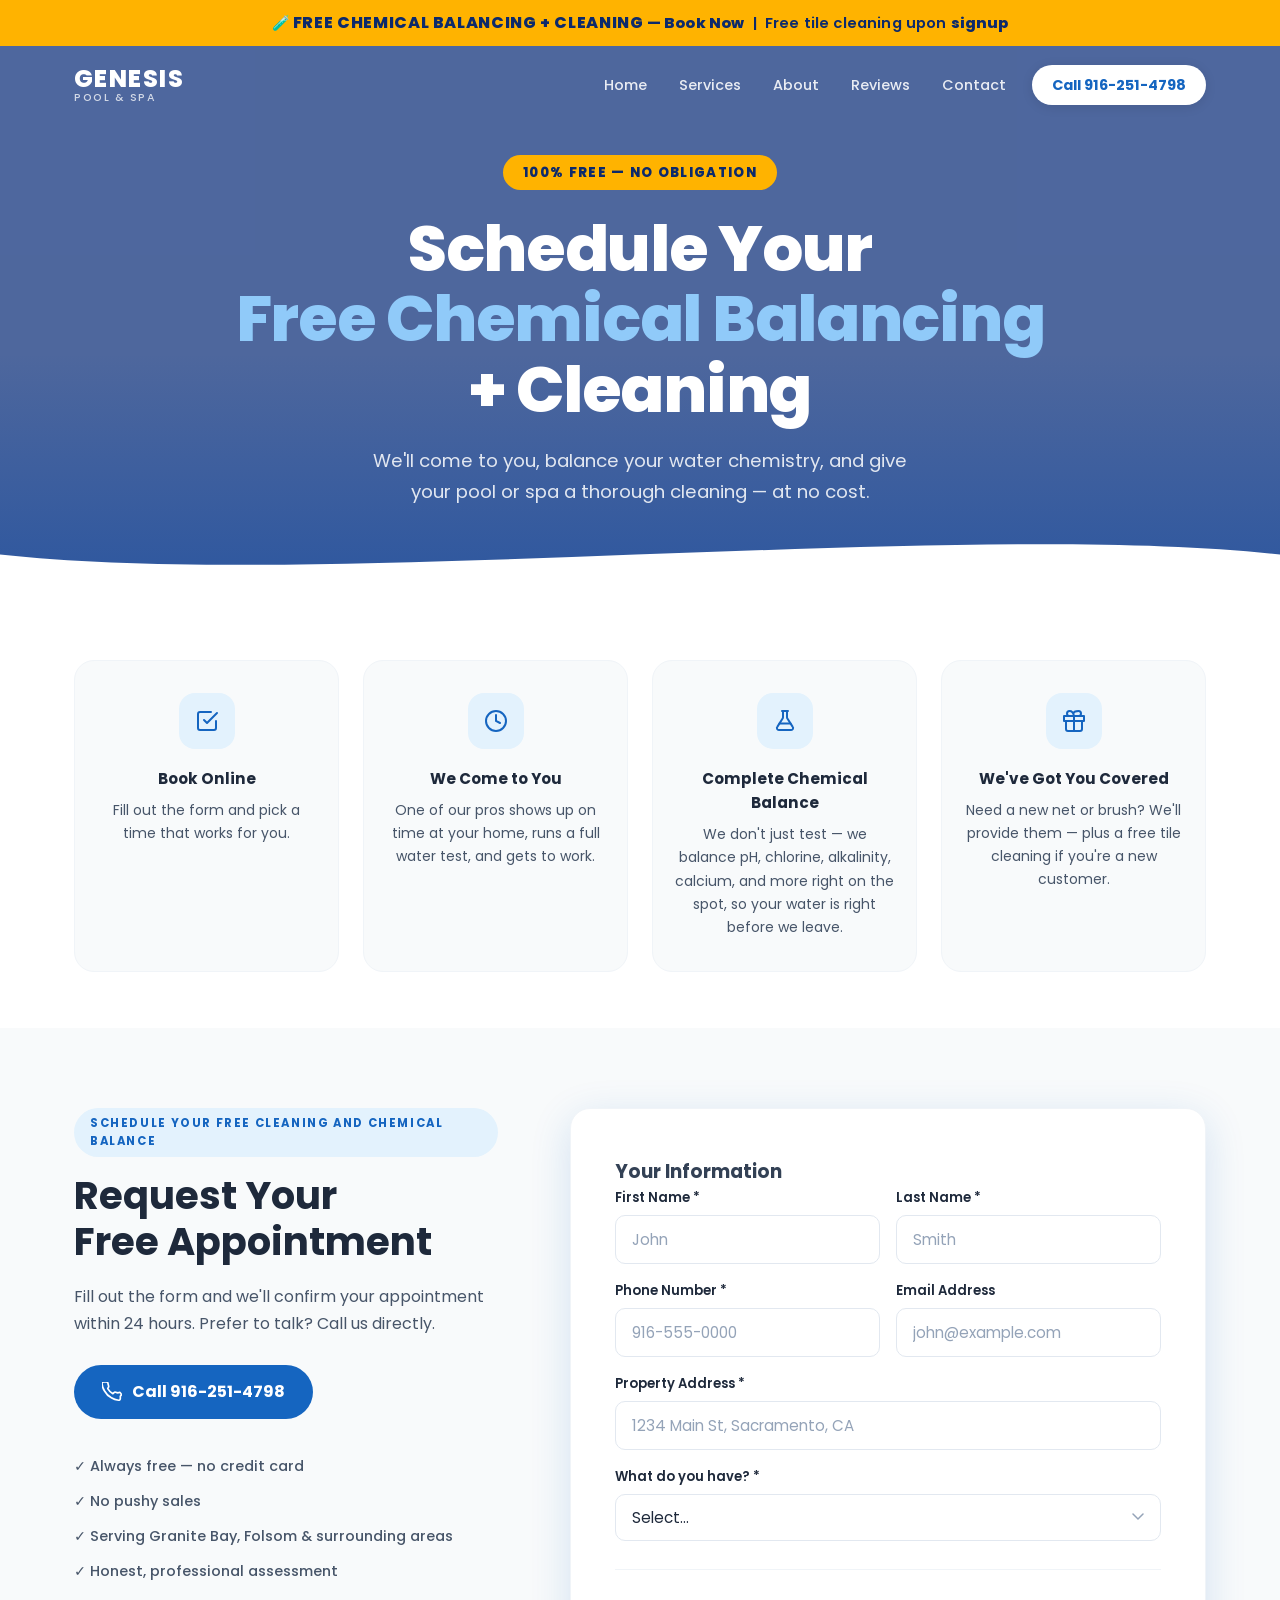
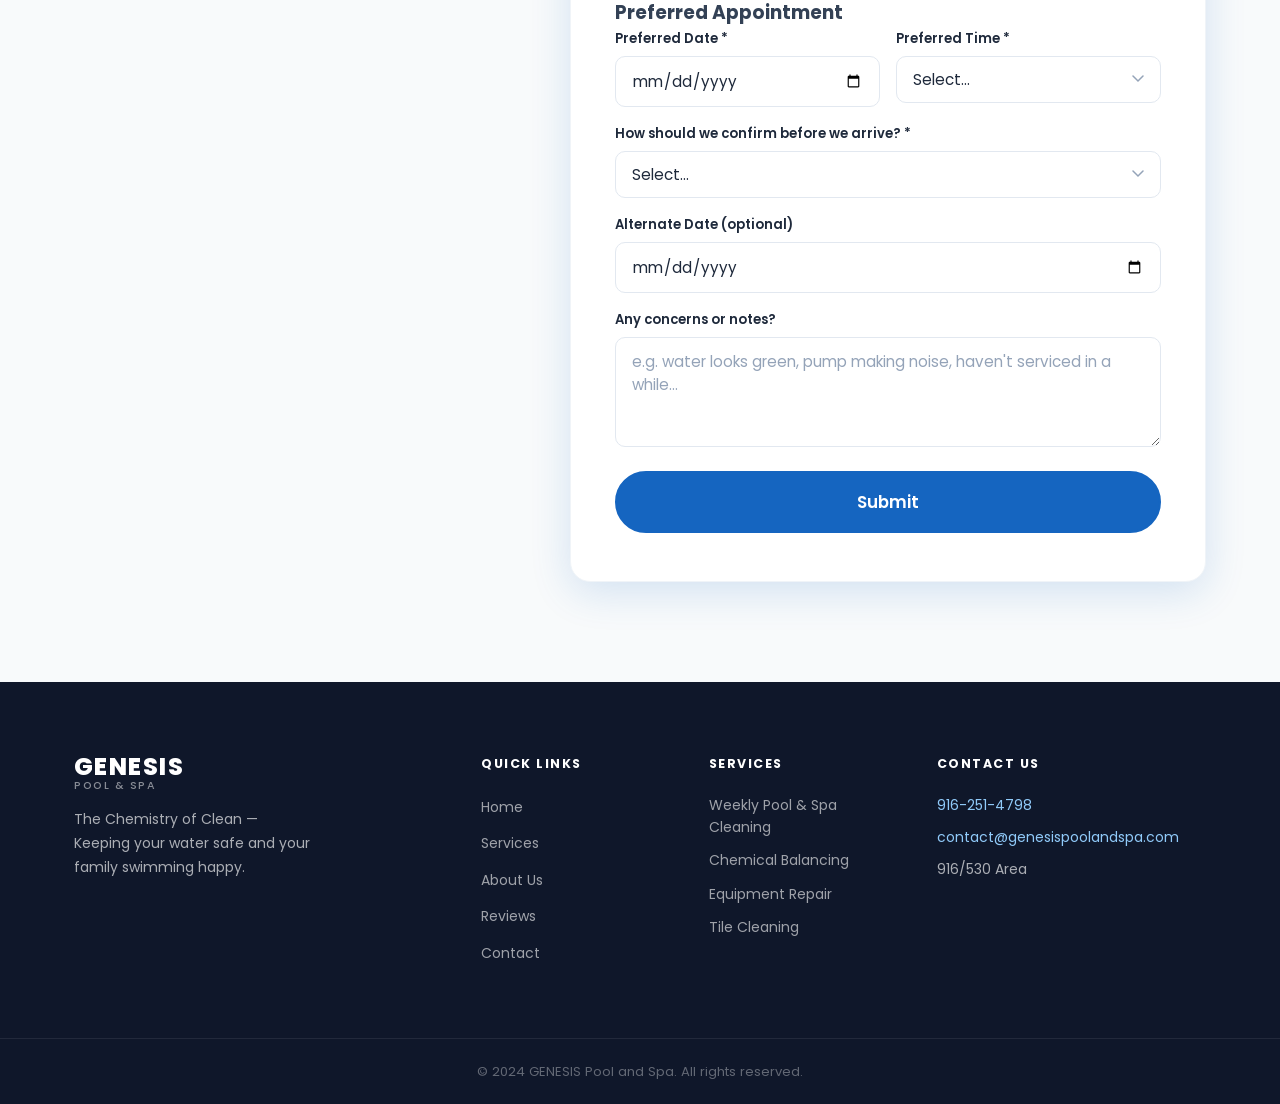
<file: Genesis-Pool-and-Spa-main/schedule.html>
<!DOCTYPE html>
<html lang="en">
<head>
  <meta charset="UTF-8">
  <meta name="viewport" content="width=device-width, initial-scale=1.0">
  <title>Schedule Free Chemical Balancing + Cleaning | Genesis Pool and Spa</title>
  <meta name="description" content="Book your FREE pool and spa chemical balancing and cleaning with Genesis Pool and Spa. Serving the 916/530 area. Call 916-251-4798.">
  <link rel="canonical" href="https://www.genesispoolandspa.com/schedule.html">

  <!-- Open Graph / Twitter -->
  <meta property="og:type" content="website">
  <meta property="og:site_name" content="Genesis Pool and Spa">
  <meta property="og:locale" content="en_US">
  <meta property="og:url" content="https://www.genesispoolandspa.com/schedule.html">
  <meta property="og:title" content="Schedule Free Chemical Balancing + Cleaning | Genesis Pool and Spa">
  <meta property="og:description" content="Book your FREE pool and spa chemical balancing and cleaning with Genesis Pool and Spa. Serving the 916/530 area. Call 916-251-4798.">
  <meta name="twitter:card" content="summary_large_image">
  <meta name="twitter:title" content="Schedule Free Chemical Balancing + Cleaning | Genesis Pool and Spa">
  <meta name="twitter:description" content="Book your FREE pool and spa chemical balancing and cleaning with Genesis Pool and Spa. Serving the 916/530 area. Call 916-251-4798.">

  <link rel="icon" href="data:image/svg+xml,%3Csvg xmlns='http://www.w3.org/2000/svg' viewBox='0 0 100 100'%3E%3Ccircle cx='50' cy='50' r='48' fill='%230D2A6B'/%3E%3Ctext x='50' y='62' font-family='Arial,Helvetica,sans-serif' font-size='38' font-weight='700' text-anchor='middle' fill='white'%3E916%3C/text%3E%3C/svg%3E">

  <link rel="preconnect" href="https://fonts.googleapis.com">
  <link rel="preconnect" href="https://fonts.gstatic.com" crossorigin>
  <link href="https://fonts.googleapis.com/css2?family=Poppins:wght@300;400;500;600;700;800&display=swap" rel="stylesheet">
  <link rel="stylesheet" href="css/styles.css">
  <link rel="stylesheet" href="css/schedule.css">
</head>
<body>

  <!-- NAVIGATION -->
  <header id="header">
    <div class="promo-bar">
      <div class="container">
        <a href="#request-form" class="promo-link">&#129514; <strong>FREE Chemical Balancing + Cleaning</strong> — Book Now</a><span class="promo-sep"> &nbsp;|&nbsp; </span><span class="promo-extra">Free tile cleaning upon <a href="#request-form">signup</a></span>
      </div>
    </div>
    <nav class="navbar">
      <div class="container">
        <a href="index.html" class="logo">
          <span class="logo-genesis">GENESIS</span>
          <span class="logo-poolspa">Pool &amp; Spa</span>
        </a>
        <button class="hamburger" id="hamburger" aria-label="Toggle navigation">
          <span></span><span></span><span></span>
        </button>
        <ul class="nav-links" id="navLinks">
          <li><a href="index.html#home">Home</a></li>
          <li><a href="index.html#services">Services</a></li>
          <li><a href="index.html#about">About</a></li>
          <li><a href="index.html#testimonials">Reviews</a></li>
          <li><a href="index.html#contact">Contact</a></li>
          <li><a href="tel:9162514798" class="nav-cta">Call 916-251-4798</a></li>
        </ul>
      </div>
    </nav>
  </header>

  <!-- HERO -->
  <section class="sched-hero">
    <div class="sched-hero-bg"></div>
    <div class="container sched-hero-content">
      <span class="sched-badge">100% Free — No Obligation</span>
      <h1>Schedule Your<br><span class="highlight">Free Chemical Balancing</span><br>+ Cleaning</h1>
      <p>We'll come to you, balance your water chemistry, and give your pool or spa a thorough cleaning — at no cost.</p>
    </div>
    <div class="wave-divider">
      <svg viewBox="0 0 1440 80" fill="none" xmlns="http://www.w3.org/2000/svg" preserveAspectRatio="none">
        <path d="M0,40 C360,80 1080,0 1440,40 L1440,80 L0,80 Z" fill="#ffffff"/>
      </svg>
    </div>
  </section>

  <!-- WHAT TO EXPECT -->
  <section class="expect-section">
    <div class="container">
      <div class="expect-grid">
        <div class="expect-card">
          <div class="expect-icon">
            <svg viewBox="0 0 24 24" fill="none"><path d="M9 11l3 3L22 4" stroke="currentColor" stroke-width="2" stroke-linecap="round" stroke-linejoin="round"/><path d="M21 12v7a2 2 0 01-2 2H5a2 2 0 01-2-2V5a2 2 0 012-2h11" stroke="currentColor" stroke-width="2" stroke-linecap="round" stroke-linejoin="round"/></svg>
          </div>
          <h3>Book Online</h3>
          <p>Fill out the form and pick a time that works for you.</p>
        </div>
        <div class="expect-card">
          <div class="expect-icon">
            <svg viewBox="0 0 24 24" fill="none"><circle cx="12" cy="12" r="10" stroke="currentColor" stroke-width="2"/><path d="M12 6v6l4 2" stroke="currentColor" stroke-width="2" stroke-linecap="round"/></svg>
          </div>
          <h3>We Come to You</h3>
          <p>One of our pros shows up on time at your home, runs a full water test, and gets to work.</p>
        </div>
        <div class="expect-card">
          <div class="expect-icon">
            <svg viewBox="0 0 24 24" fill="none"><path d="M9 2h6M10 2v6.34a2 2 0 01-.4 1.2L4.46 17.6A2 2 0 006 21h12a2 2 0 001.54-3.4l-5.14-8.06a2 2 0 01-.4-1.2V2" stroke="currentColor" stroke-width="2" stroke-linecap="round" stroke-linejoin="round"/><path d="M6.5 14.5h11" stroke="currentColor" stroke-width="2" stroke-linecap="round"/></svg>
          </div>
          <h3>Complete Chemical Balance</h3>
          <p>We don't just test — we balance pH, chlorine, alkalinity, calcium, and more right on the spot, so your water is right before we leave.</p>
        </div>
        <div class="expect-card">
          <div class="expect-icon">
            <svg viewBox="0 0 24 24" fill="none"><path d="M20 12v8a2 2 0 01-2 2H6a2 2 0 01-2-2v-8" stroke="currentColor" stroke-width="2" stroke-linecap="round" stroke-linejoin="round"/><path d="M2 7h20v5H2z" stroke="currentColor" stroke-width="2" stroke-linecap="round" stroke-linejoin="round"/><path d="M12 22V7M12 7H7.5a2.5 2.5 0 010-5C11 2 12 7 12 7zM12 7h4.5a2.5 2.5 0 000-5C9 2 12 7 12 7z" stroke="currentColor" stroke-width="2" stroke-linecap="round" stroke-linejoin="round"/></svg>
          </div>
          <h3>We've Got You Covered</h3>
          <p>Need a new net or brush? We'll provide them — plus a free tile cleaning if you're a new customer.</p>
        </div>
      </div>
    </div>
  </section>

  <!-- SCHEDULING FORM -->
  <section class="sched-form-section" id="request-form">
    <div class="container sched-layout">

      <div class="sched-info">
        <span class="section-label">Schedule Your Free Cleaning and Chemical Balance</span>
        <h2>Request Your<br>Free Appointment</h2>
        <p>Fill out the form and we'll confirm your appointment within 24 hours. Prefer to talk? Call us directly.</p>
        <a href="tel:9162514798" class="sched-call-btn">
          <svg viewBox="0 0 24 24" fill="none" width="20" height="20"><path d="M22 16.92v3a2 2 0 01-2.18 2 19.79 19.79 0 01-8.63-3.07A19.5 19.5 0 013.07 10.8a19.79 19.79 0 01-3.07-8.64A2 2 0 012.18 0h3a2 2 0 012 1.72c.127.96.361 1.903.7 2.81a2 2 0 01-.45 2.11L6.91 7.91a16 16 0 006.18 6.18l1.27-1.27a2 2 0 012.11-.45c.907.339 1.85.573 2.81.7A2 2 0 0122 16.92z" stroke="currentColor" stroke-width="2" stroke-linecap="round" stroke-linejoin="round"/></svg>
          Call 916-251-4798
        </a>
        <div class="sched-trust">
          <div class="trust-item">&#10003; Always free — no credit card</div>
          <div class="trust-item">&#10003; No pushy sales</div>
          <div class="trust-item">&#10003; Serving Granite Bay, Folsom &amp; surrounding areas</div>
          <div class="trust-item">&#10003; Honest, professional assessment</div>
        </div>
      </div>

      <div class="sched-form-wrap">
        <form id="schedForm">
          <!-- Spam honeypot: real visitors never see/fill this field -->
          <input type="text" name="_honey" style="display:none" tabindex="-1" autocomplete="off">

          <h3>Your Information</h3>

          <div class="form-row">
            <div class="form-group">
              <label for="firstName">First Name *</label>
              <input type="text" id="firstName" name="First Name" placeholder="John" required>
            </div>
            <div class="form-group">
              <label for="lastName">Last Name *</label>
              <input type="text" id="lastName" name="Last Name" placeholder="Smith" required>
            </div>
          </div>

          <div class="form-row">
            <div class="form-group">
              <label for="phone">Phone Number *</label>
              <input type="tel" id="phone" name="Phone" placeholder="916-555-0000" required>
            </div>
            <div class="form-group">
              <label for="email">Email Address</label>
              <input type="email" id="email" name="Email" placeholder="john@example.com">
            </div>
          </div>

          <div class="form-group">
            <label for="address">Property Address *</label>
            <input type="text" id="address" name="Property Address" placeholder="1234 Main St, Sacramento, CA" required>
          </div>

          <div class="form-group">
            <label for="propertyType">What do you have? *</label>
            <select id="propertyType" name="Property Type" required>
              <option value="">Select...</option>
              <option value="Swimming Pool">Swimming Pool</option>
              <option value="Spa / Hot Tub">Spa / Hot Tub</option>
              <option value="Pool + Spa / Hot Tub">Pool + Spa / Hot Tub</option>
            </select>
          </div>

          <h3 class="form-section-title">Preferred Appointment</h3>

          <div class="form-row">
            <div class="form-group">
              <label for="prefDate">Preferred Date *</label>
              <input type="date" id="prefDate" name="Preferred Date" required>
            </div>
            <div class="form-group">
              <label for="prefTime">Preferred Time *</label>
              <select id="prefTime" name="Preferred Time" required>
                <option value="">Select...</option>
                <option value="Morning (6am – 12pm)">Morning (6am – 12pm)</option>
                <option value="Afternoon (12pm – 4pm)">Afternoon (12pm – 4pm)</option>
                <option value="Late Afternoon (4pm – 6pm)">Late Afternoon (4pm – 6pm)</option>
              </select>
            </div>
          </div>

          <div class="form-group">
            <label for="confirmMethod">How should we confirm before we arrive? *</label>
            <select id="confirmMethod" name="Confirmation Method" required>
              <option value="">Select...</option>
              <option value="Call">Call me</option>
              <option value="Text">Text me</option>
              <option value="Email">Email me</option>
            </select>
          </div>

          <div class="form-group">
            <label for="altDate">Alternate Date (optional)</label>
            <input type="date" id="altDate" name="Alternate Date">
          </div>

          <div class="form-group">
            <label for="concerns">Any concerns or notes?</label>
            <textarea id="concerns" name="Notes" rows="3" placeholder="e.g. water looks green, pump making noise, haven't serviced in a while..."></textarea>
          </div>

          <button type="submit" class="btn btn-primary btn-full sched-submit">
            Submit
          </button>
        </form>
      </div>

    </div>
  </section>

  <!-- FOOTER -->
  <footer class="footer">
    <div class="container footer-grid">
      <div class="footer-brand">
        <a href="index.html" class="logo footer-logo">
          <span class="logo-genesis">GENESIS</span>
          <span class="logo-poolspa">Pool &amp; Spa</span>
        </a>
        <p>The Chemistry of Clean — Keeping your water safe and your family swimming happy.</p>
      </div>
      <div class="footer-links">
        <h4>Quick Links</h4>
        <ul>
          <li><a href="index.html#home">Home</a></li>
          <li><a href="index.html#services">Services</a></li>
          <li><a href="index.html#about">About Us</a></li>
          <li><a href="index.html#testimonials">Reviews</a></li>
          <li><a href="index.html#contact">Contact</a></li>
        </ul>
      </div>
      <div class="footer-services">
        <h4>Services</h4>
        <ul>
          <li>Weekly Pool &amp; Spa Cleaning</li>
          <li>Chemical Balancing</li>
          <li>Equipment Repair</li>
          <li>Tile Cleaning</li>
        </ul>
      </div>
      <div class="footer-contact">
        <h4>Contact Us</h4>
        <p><a href="tel:9162514798">916-251-4798</a></p>
        <p><a href="mailto:contact@genesispoolandspa.com">contact@genesispoolandspa.com</a></p>
        <p>916/530 Area</p>
      </div>
    </div>
    <div class="footer-bottom">
      <div class="container">
        <p>&copy; 2024 GENESIS Pool and Spa. All rights reserved.</p>
      </div>
    </div>
  </footer>

  <script src="js/main.js"></script>
  <script>
    const today = new Date().toISOString().split('T')[0];
    document.getElementById('prefDate').setAttribute('min', today);
    document.getElementById('altDate').setAttribute('min', today);

    const schedForm = document.getElementById('schedForm');
    schedForm.addEventListener('submit', function (e) {
      e.preventDefault();

      // Honeypot: real visitors never fill this hidden field.
      if (schedForm.querySelector('[name="_honey"]').value) return;

      const fd = new FormData(schedForm);
      fd.append('Form Source', 'Schedule Form');

      const goToThankYou = function () { window.location.href = 'thankyou.html'; };

      if (window.APPS_SCRIPT_URL && window.APPS_SCRIPT_URL.indexOf('REPLACE_WITH') === -1) {
        // Booking is logged to the Sheet and texted to the boss (see Code.gs).
        fetch(window.APPS_SCRIPT_URL, { method: 'POST', mode: 'no-cors', body: fd })
          .catch(function () {})
          .then(goToThankYou);
      } else {
        goToThankYou();
      }
    });
  </script>
</body>
</html>
</file>
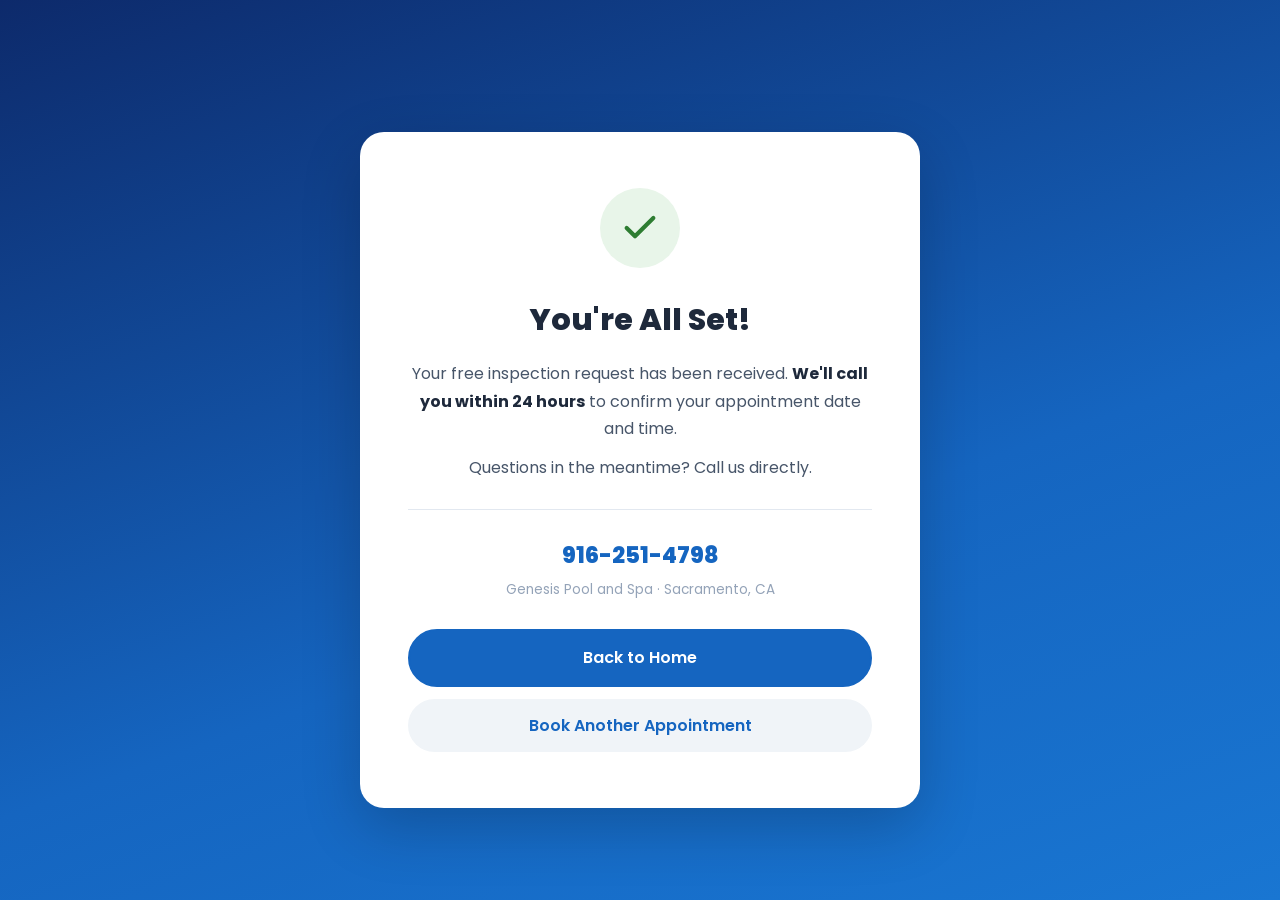
<file: Genesis-Pool-and-Spa-main/thankyou.html>
<!DOCTYPE html>
<html lang="en">
<head>
  <meta charset="UTF-8">
  <meta name="viewport" content="width=device-width, initial-scale=1.0">
  <title>Booking Received | Genesis Pool and Spa</title>
  <meta name="robots" content="noindex, nofollow">
  <link rel="canonical" href="https://www.genesispoolandspa.com/thankyou.html">
  <link rel="icon" href="data:image/svg+xml,%3Csvg xmlns='http://www.w3.org/2000/svg' viewBox='0 0 100 100'%3E%3Ccircle cx='50' cy='50' r='48' fill='%230D2A6B'/%3E%3Ctext x='50' y='62' font-family='Arial,Helvetica,sans-serif' font-size='38' font-weight='700' text-anchor='middle' fill='white'%3E916%3C/text%3E%3C/svg%3E">
  <link rel="preconnect" href="https://fonts.googleapis.com">
  <link rel="preconnect" href="https://fonts.gstatic.com" crossorigin>
  <link href="https://fonts.googleapis.com/css2?family=Poppins:wght@300;400;500;600;700;800&display=swap" rel="stylesheet">
  <link rel="stylesheet" href="css/styles.css">
  <style>
    .ty-page {
      min-height: 100vh;
      display: flex;
      flex-direction: column;
      align-items: center;
      justify-content: center;
      padding: 120px 24px 80px;
      text-align: center;
      background: linear-gradient(160deg, #0D2A6B 0%, #1565C0 60%, #1976D2 100%);
    }
    .ty-card {
      background: #fff;
      border-radius: 24px;
      padding: 56px 48px;
      max-width: 560px;
      width: 100%;
      box-shadow: 0 20px 60px rgba(0,0,0,0.2);
    }
    .ty-icon {
      width: 80px;
      height: 80px;
      background: #E8F5E9;
      border-radius: 50%;
      display: flex;
      align-items: center;
      justify-content: center;
      margin: 0 auto 28px;
    }
    .ty-icon svg { width: 40px; height: 40px; color: #2E7D32; }
    .ty-card h1 {
      font-size: 1.9rem;
      font-weight: 800;
      color: #1E293B;
      margin-bottom: 16px;
    }
    .ty-card p {
      color: #475569;
      line-height: 1.7;
      margin-bottom: 12px;
    }
    .ty-card p strong { color: #1E293B; }
    .ty-divider {
      border: none;
      border-top: 1px solid #E2E8F0;
      margin: 28px 0;
    }
    .ty-actions {
      display: flex;
      flex-direction: column;
      gap: 12px;
      margin-top: 28px;
    }
    .ty-actions .btn { justify-content: center; }
    .btn-ghost {
      background: #F0F4F8;
      color: #1565C0;
      font-family: 'Poppins', sans-serif;
      font-size: 1rem;
      font-weight: 600;
      padding: 14px 32px;
      border-radius: 50px;
      text-decoration: none;
      border: none;
      cursor: pointer;
      display: flex;
      align-items: center;
      justify-content: center;
      transition: background 0.25s ease;
    }
    .btn-ghost:hover { background: #E3F2FD; }
    @media (max-width: 480px) {
      .ty-card { padding: 36px 24px; }
      .ty-card h1 { font-size: 1.5rem; }
    }
  </style>
</head>
<body>

  <div class="ty-page">
    <div class="ty-card">
      <div class="ty-icon">
        <svg viewBox="0 0 24 24" fill="none" stroke="currentColor" stroke-width="2.5" stroke-linecap="round" stroke-linejoin="round">
          <path d="M20 6L9 17l-5-5"/>
        </svg>
      </div>
      <h1>You're All Set!</h1>
      <p>Your free inspection request has been received. <strong>We'll call you within 24 hours</strong> to confirm your appointment date and time.</p>
      <p>Questions in the meantime? Call us directly.</p>
      <hr class="ty-divider">
      <a href="tel:9162514798" style="font-size:1.4rem; font-weight:800; color:#1565C0; text-decoration:none; display:block; margin-bottom:4px;">916-251-4798</a>
      <p style="font-size:0.85rem; color:#94A3B8; margin:0;">Genesis Pool and Spa · Sacramento, CA</p>
      <div class="ty-actions">
        <a href="index.html" class="btn btn-primary">Back to Home</a>
        <a href="schedule.html" class="btn-ghost">Book Another Appointment</a>
      </div>
    </div>
  </div>

</body>
</html>
</file>
<file: Genesis-Pool-and-Spa-main/css/styles.css>
/* ================================================
   GENESIS Pool and Spa — Stylesheet
   ================================================ */

:root {
  --primary:       #1565C0;
  --primary-dark:  #0D47A1;
  --primary-light: #42A5F5;
  --primary-xl:    #E3F2FD;
  --white:         #ffffff;
  --gray-50:       #F8FAFB;
  --gray-100:      #F0F4F8;
  --gray-200:      #E2E8F0;
  --gray-400:      #94A3B8;
  --gray-600:      #475569;
  --gray-800:      #1E293B;
  --radius:        12px;
  --radius-lg:     20px;
  --shadow:        0 4px 20px rgba(21,101,192,0.10);
  --shadow-lg:     0 10px 40px rgba(21,101,192,0.16);
  --transition:    0.25s ease;
}

*, *::before, *::after { box-sizing: border-box; margin: 0; padding: 0; }
html { scroll-behavior: smooth; }

body {
  font-family: 'Poppins', system-ui, -apple-system, sans-serif;
  color: #334155;
  background: var(--white);
  line-height: 1.6;
  -webkit-font-smoothing: antialiased;
}

/* ── Utility ─────────────────────────────────── */
.container {
  width: 100%;
  max-width: 1180px;
  margin: 0 auto;
  padding: 0 24px;
}

.btn {
  display: inline-flex;
  align-items: center;
  justify-content: center;
  padding: 14px 32px;
  border-radius: 50px;
  font-family: inherit;
  font-size: 1rem;
  font-weight: 600;
  text-decoration: none;
  cursor: pointer;
  border: 2px solid transparent;
  transition: all var(--transition);
  white-space: nowrap;
}
.btn-primary {
  background: var(--primary);
  color: var(--white);
  border-color: var(--primary);
}
.btn-primary:hover {
  background: var(--primary-dark);
  border-color: var(--primary-dark);
  transform: translateY(-2px);
  box-shadow: 0 8px 24px rgba(21,101,192,0.35);
}
.btn-outline {
  background: transparent;
  color: var(--white);
  border-color: rgba(255,255,255,0.65);
}
.btn-outline:hover {
  background: rgba(255,255,255,0.15);
  border-color: var(--white);
  transform: translateY(-2px);
}
.btn-full { width: 100%; }

.section-label {
  display: inline-block;
  background: var(--primary-xl);
  color: var(--primary);
  font-size: 0.72rem;
  font-weight: 700;
  text-transform: uppercase;
  letter-spacing: 0.14em;
  padding: 6px 16px;
  border-radius: 50px;
  margin-bottom: 16px;
}

.section-header {
  text-align: center;
  margin-bottom: 56px;
}
.section-header h2 {
  font-size: clamp(1.75rem, 3vw, 2.5rem);
  font-weight: 700;
  color: var(--gray-800);
  margin-bottom: 16px;
  line-height: 1.2;
}
.section-header p {
  font-size: 1.05rem;
  color: var(--gray-600);
  max-width: 580px;
  margin: 0 auto;
}
.section-header.light .section-label {
  background: rgba(255,255,255,0.18);
  color: var(--white);
}
.section-header.light h2,
.section-header.light p { color: var(--white); }


/* ── PROMO BAR ───────────────────────────────── */
.promo-bar {
  background: #FFB300;
  color: #0D2A6B;
  text-align: center;
  padding: 10px 0;
  font-size: 0.92rem;
  font-weight: 600;
  position: relative;
  z-index: 1100;
  letter-spacing: 0.01em;
}
.promo-bar strong {
  font-size: 1rem;
  font-weight: 800;
  text-transform: uppercase;
  letter-spacing: 0.04em;
}
.promo-bar a, .promo-link {
  color: #0D2A6B;
  font-weight: 800;
  text-decoration: none;
}
.promo-link:hover { text-decoration: underline; }
.promo-bar a:hover { text-decoration: underline; }


/* ── NAVBAR ──────────────────────────────────── */
#header {
  position: fixed;
  top: 0; left: 0; right: 0;
  z-index: 1000;
  transition: background var(--transition), box-shadow var(--transition);
}
#header.scrolled {
  background: var(--white);
  box-shadow: 0 2px 20px rgba(0,0,0,0.08);
}

.navbar { padding: 20px 0; }
.navbar .container {
  display: flex;
  align-items: center;
  justify-content: space-between;
}

.logo {
  display: flex;
  flex-direction: column;
  line-height: 1.1;
  text-decoration: none;
  flex-shrink: 0;
}
.logo-genesis {
  font-size: 1.5rem;
  font-weight: 800;
  color: var(--white);
  letter-spacing: 0.06em;
  transition: color var(--transition);
}
.logo-poolspa {
  font-size: 0.68rem;
  font-weight: 500;
  color: rgba(255,255,255,0.75);
  letter-spacing: 0.14em;
  text-transform: uppercase;
  transition: color var(--transition);
}
#header.scrolled .logo-genesis { color: var(--primary-dark); }
#header.scrolled .logo-poolspa { color: var(--gray-600); }

.nav-links {
  display: flex;
  align-items: center;
  gap: 4px;
  list-style: none;
}
.nav-links a {
  padding: 8px 14px;
  font-size: 0.9rem;
  font-weight: 500;
  color: rgba(255,255,255,0.88);
  text-decoration: none;
  border-radius: 8px;
  transition: all var(--transition);
}
.nav-links a:hover {
  color: var(--white);
  background: rgba(255,255,255,0.12);
}
#header.scrolled .nav-links a { color: var(--gray-600); }
#header.scrolled .nav-links a:hover {
  color: var(--primary);
  background: var(--primary-xl);
}

.nav-cta {
  background: var(--white) !important;
  color: var(--primary) !important;
  font-weight: 700 !important;
  border-radius: 50px !important;
  padding: 10px 20px !important;
  margin-left: 8px;
  box-shadow: 0 2px 12px rgba(0,0,0,0.1);
}
.nav-cta:hover {
  background: var(--primary-xl) !important;
  transform: translateY(-1px);
  box-shadow: 0 4px 16px rgba(21,101,192,0.2) !important;
}
#header.scrolled .nav-cta {
  background: var(--primary) !important;
  color: var(--white) !important;
}
#header.scrolled .nav-cta:hover {
  background: var(--primary-dark) !important;
}

.hamburger {
  display: none;
  flex-direction: column;
  gap: 5px;
  background: none;
  border: none;
  cursor: pointer;
  padding: 6px;
  z-index: 1100;
}
.hamburger span {
  display: block;
  width: 24px;
  height: 2px;
  background: var(--white);
  border-radius: 2px;
  transition: all var(--transition);
}
#header.scrolled .hamburger span { background: var(--gray-800); }
.hamburger.active span:nth-child(1) { transform: translateY(7px) rotate(45deg); }
.hamburger.active span:nth-child(2) { opacity: 0; }
.hamburger.active span:nth-child(3) { transform: translateY(-7px) rotate(-45deg); }


/* ── HERO ────────────────────────────────────── */
.hero {
  position: relative;
  min-height: 100vh;
  display: flex;
  align-items: center;
  overflow: hidden;
}

.hero-bg {
  position: absolute;
  inset: 0;
  background: url('https://static.wixstatic.com/media/43c971_56df4ac135ec4337a61797214a7dd8e8~mv2.jpg') center top/cover no-repeat;
  z-index: 0;
}
.hero-bg::before {
  content: '';
  position: absolute;
  inset: 0;
  background: rgba(10, 45, 120, 0.68);
}
.hero-bg::after {
  content: '';
  position: absolute;
  bottom: 0; left: 0; right: 0;
  height: 40%;
  background: linear-gradient(to top, rgba(13,71,161,0.5), transparent);
}

.hero-content {
  position: relative;
  z-index: 1;
  padding-top: 155px;
  padding-bottom: 100px;
}

.hero-label {
  display: inline-block;
  background: rgba(255,255,255,0.14);
  color: rgba(255,255,255,0.92);
  font-size: 0.85rem;
  font-weight: 500;
  padding: 8px 20px;
  border-radius: 50px;
  margin-bottom: 28px;
  border: 1px solid rgba(255,255,255,0.22);
  backdrop-filter: blur(8px);
}

.hero-content h1 {
  font-size: clamp(2.75rem, 6.5vw, 5.5rem);
  font-weight: 800;
  color: var(--white);
  line-height: 1.05;
  margin-bottom: 28px;
  letter-spacing: -0.025em;
}
.hero-content h1 .highlight {
  color: #90CAF9;
}

.hero-desc {
  font-size: clamp(1rem, 2vw, 1.2rem);
  color: rgba(255,255,255,0.85);
  max-width: 520px;
  margin-bottom: 44px;
  line-height: 1.75;
}
.hero-desc strong { color: var(--white); font-weight: 700; }

.hero-actions {
  display: flex;
  gap: 16px;
  flex-wrap: wrap;
}

.wave-divider {
  position: absolute;
  bottom: -2px; left: 0; right: 0;
  line-height: 0;
  z-index: 2;
}
.wave-divider svg { width: 100%; height: auto; display: block; }


/* ── FEATURES ────────────────────────────────── */
.features {
  padding: 80px 0 60px;
  background: var(--white);
}

.features-grid {
  display: grid;
  grid-template-columns: repeat(4, 1fr);
  gap: 24px;
}

.feature-card {
  padding: 32px 24px;
  border-radius: var(--radius-lg);
  background: var(--gray-50);
  border: 1px solid var(--gray-100);
  text-align: center;
  transition: all var(--transition);
}
.feature-card:hover {
  transform: translateY(-6px);
  box-shadow: var(--shadow-lg);
  border-color: var(--primary-xl);
  background: var(--white);
}

.feature-icon {
  width: 56px;
  height: 56px;
  background: var(--primary-xl);
  border-radius: 16px;
  display: flex;
  align-items: center;
  justify-content: center;
  margin: 0 auto 20px;
  color: var(--primary);
}
.feature-icon svg { width: 24px; height: 24px; }

.feature-card h3 {
  font-size: 0.95rem;
  font-weight: 700;
  color: var(--gray-800);
  margin-bottom: 10px;
}
.feature-card p {
  font-size: 0.875rem;
  color: var(--gray-600);
  line-height: 1.65;
}


/* ── FREE REPAIR BANNER ──────────────────────── */
.free-repair-banner {
  background: #FFB300;
  padding: 56px 0;
}

.free-repair-inner {
  display: flex;
  align-items: center;
  justify-content: space-between;
  gap: 40px;
}

.free-repair-tag {
  display: inline-block;
  background: rgba(0,0,0,0.12);
  color: #0D2A6B;
  font-size: 0.72rem;
  font-weight: 800;
  text-transform: uppercase;
  letter-spacing: 0.14em;
  padding: 5px 14px;
  border-radius: 50px;
  margin-bottom: 14px;
}

.free-repair-text h2 {
  font-size: clamp(1.8rem, 3.5vw, 2.8rem);
  font-weight: 800;
  color: #0D2A6B;
  line-height: 1.1;
  margin-bottom: 12px;
  text-transform: uppercase;
  letter-spacing: -0.01em;
}

.free-repair-text p {
  font-size: 1rem;
  color: rgba(13,42,107,0.8);
  max-width: 520px;
  line-height: 1.65;
}

.free-repair-btn {
  background: #0D2A6B;
  color: #FFB300 !important;
  border-color: #0D2A6B;
  white-space: nowrap;
  flex-shrink: 0;
  font-size: 1rem;
  padding: 16px 36px;
}
.free-repair-btn:hover {
  background: #0a1f52;
  border-color: #0a1f52;
  transform: translateY(-2px);
  box-shadow: 0 8px 24px rgba(0,0,0,0.2);
}

@media (max-width: 768px) {
  .free-repair-inner {
    flex-direction: column;
    align-items: flex-start;
    gap: 28px;
  }
  .free-repair-btn { width: 100%; justify-content: center; }
  .free-repair-banner { padding: 44px 0; }
}


/* ── SERVICES ────────────────────────────────── */
.services {
  padding: 100px 0;
  background: var(--gray-50);
}

.services-grid {
  display: grid;
  grid-template-columns: repeat(2, 1fr);
  gap: 28px;
}

.service-card {
  background: var(--white);
  border-radius: var(--radius-lg);
  padding: 40px 32px;
  box-shadow: var(--shadow);
  border: 1px solid var(--gray-100);
  transition: all var(--transition);
}
.service-card:hover {
  transform: translateY(-6px);
  box-shadow: var(--shadow-lg);
  border-color: var(--primary-light);
}

.service-icon {
  width: 64px;
  height: 64px;
  background: linear-gradient(135deg, var(--primary-xl), #BBDEFB);
  border-radius: 18px;
  display: flex;
  align-items: center;
  justify-content: center;
  margin-bottom: 24px;
  color: var(--primary);
}
.service-icon svg { width: 28px; height: 28px; }

.service-card h3 {
  font-size: 1.15rem;
  font-weight: 700;
  color: var(--gray-800);
  margin-bottom: 12px;
}
.service-card > p {
  font-size: 0.9rem;
  color: var(--gray-600);
  margin-bottom: 24px;
  line-height: 1.7;
}
.service-card ul {
  list-style: none;
  display: flex;
  flex-direction: column;
  gap: 10px;
}
.service-card ul li {
  font-size: 0.875rem;
  color: var(--gray-600);
  padding-left: 22px;
  position: relative;
}
.service-card ul li::before {
  content: '✓';
  position: absolute;
  left: 0;
  color: var(--primary);
  font-weight: 700;
}


/* ── BEFORE & AFTER ──────────────────────────── */
.before-after {
  padding: 100px 0;
  background: linear-gradient(160deg, #0D2A6B 0%, #1565C0 60%, #1976D2 100%);
}
.before-after .section-header .section-label {
  background: rgba(255,255,255,0.18);
  color: var(--white);
  font-size: 0.85rem;
}
.before-after .section-header h2 {
  color: var(--white);
  font-size: clamp(2rem, 4vw, 3.2rem);
  font-weight: 800;
  text-transform: uppercase;
  letter-spacing: 0.04em;
  text-shadow: 0 2px 16px rgba(0,0,0,0.25);
}
.before-after .section-header p {
  color: rgba(255,255,255,0.85);
  font-size: 1.1rem;
}
.before-after .ba-photo-note {
  background: rgba(255,255,255,0.1);
  border: 1px dashed rgba(255,255,255,0.35);
  color: rgba(255,255,255,0.75);
}
.before-after .ba-photo-note strong { color: var(--white); }
.before-after .ba-caption {
  color: rgba(255,255,255,0.8);
  font-weight: 600;
  font-style: normal;
  font-size: 0.92rem;
}

.ba-grid {
  display: grid;
  grid-template-columns: repeat(3, 1fr);
  gap: 28px;
  margin-bottom: 32px;
}

.ba-pair {
  display: flex;
  flex-direction: column;
  gap: 14px;
}

.ba-images {
  display: grid;
  grid-template-columns: 1fr 1fr;
  gap: 6px;
  border-radius: var(--radius-lg);
  overflow: hidden;
  box-shadow: var(--shadow);
}

.ba-side {
  position: relative;
  aspect-ratio: 3/2;
  overflow: hidden;
}

.ba-side img {
  width: 100%;
  height: 100%;
  object-fit: cover;
  display: block;
  transition: transform 0.4s ease;
}
.ba-pair:hover .ba-side img {
  transform: scale(1.04);
}

.ba-placeholder {
  display: none;
  flex-direction: column;
  align-items: center;
  justify-content: center;
  gap: 8px;
  width: 100%;
  height: 100%;
  text-align: center;
  padding: 16px 12px;
  font-size: 0.75rem;
  color: rgba(255,255,255,0.85);
}
.ba-placeholder svg {
  width: 28px;
  height: 28px;
  opacity: 0.7;
}
.ba-placeholder span { font-weight: 600; line-height: 1.3; }
.ba-placeholder small { font-size: 0.65rem; opacity: 0.7; font-family: monospace; }

.before-ph { background: #607D8B; }
.after-ph  { background: var(--primary); }

.ba-label {
  position: absolute;
  top: 10px;
  left: 10px;
  font-size: 0.68rem;
  font-weight: 800;
  text-transform: uppercase;
  letter-spacing: 0.1em;
  padding: 4px 10px;
  border-radius: 50px;
  z-index: 2;
}
.before-label {
  background: rgba(0,0,0,0.55);
  color: rgba(255,255,255,0.9);
}
.after-label {
  background: var(--primary);
  color: var(--white);
}

.ba-caption {
  font-size: 0.88rem;
  color: var(--gray-600);
  text-align: center;
  line-height: 1.5;
  font-style: italic;
}

.ba-photo-note {
  text-align: center;
  font-size: 0.9rem;
  color: var(--gray-400);
  background: var(--gray-50);
  border: 1px dashed var(--gray-200);
  border-radius: var(--radius);
  padding: 16px 24px;
  max-width: 560px;
  margin: 0 auto;
}
.ba-photo-note strong { color: var(--gray-600); }

/* ── ABOUT ───────────────────────────────────── */
.about {
  padding: 100px 0;
  background: var(--white);
}

.about-grid {
  display: grid;
  grid-template-columns: 1fr 1fr;
  gap: 80px;
  align-items: center;
}

.about-visual-inner {
  aspect-ratio: 1;
  max-width: 420px;
  border-radius: 30px;
  background: linear-gradient(135deg, #1565C0 0%, #42A5F5 100%);
  display: flex;
  align-items: center;
  justify-content: center;
  position: relative;
  overflow: visible;
}
.about-visual-inner::before {
  content: '';
  position: absolute;
  inset: 0;
  border-radius: 30px;
  background: repeating-linear-gradient(
    45deg,
    rgba(255,255,255,0.04) 0px,
    rgba(255,255,255,0.04) 1px,
    transparent 1px,
    transparent 22px
  );
}
.about-visual-inner::after {
  content: '💧';
  font-size: 7rem;
  opacity: 0.18;
  position: relative;
  z-index: 1;
}

.about-badge {
  position: absolute;
  bottom: -28px;
  right: -28px;
  background: var(--white);
  border-radius: 18px;
  padding: 22px 26px;
  box-shadow: var(--shadow-lg);
  text-align: center;
  display: flex;
  flex-direction: column;
  z-index: 2;
}
.about-badge span:first-child {
  font-size: 2.2rem;
  font-weight: 800;
  color: var(--primary);
  line-height: 1;
}
.about-badge span:last-child {
  font-size: 0.65rem;
  font-weight: 700;
  color: var(--gray-400);
  text-transform: uppercase;
  letter-spacing: 0.08em;
  margin-top: 5px;
}

.about-content .section-label { display: block; }

.about-content h2 {
  font-size: clamp(1.75rem, 3vw, 2.25rem);
  font-weight: 700;
  color: var(--gray-800);
  margin-bottom: 20px;
  line-height: 1.25;
}

.about-lead {
  font-size: 1.08rem;
  color: #334155;
  margin-bottom: 16px;
  line-height: 1.75;
}

.about-content > p {
  color: var(--gray-600);
  margin-bottom: 36px;
  line-height: 1.7;
}

.about-stats {
  display: flex;
  gap: 36px;
  margin-bottom: 40px;
  padding: 28px 0;
  border-top: 1px solid var(--gray-100);
  border-bottom: 1px solid var(--gray-100);
}

.stat { display: flex; flex-direction: column; }
.stat-num {
  font-size: 2rem;
  font-weight: 800;
  color: var(--primary);
  line-height: 1;
  margin-bottom: 5px;
}
.stat-label {
  font-size: 0.7rem;
  font-weight: 700;
  color: var(--gray-400);
  text-transform: uppercase;
  letter-spacing: 0.09em;
}


/* ── SERVICE AREA ────────────────────────────── */
.service-area {
  padding: 100px 0;
  background: linear-gradient(135deg, #0D47A1 0%, #1565C0 50%, #1976D2 100%);
}

.area-placeholder {
  background: rgba(255,255,255,0.08);
  border: 1px solid rgba(255,255,255,0.18);
  border-radius: var(--radius-lg);
  padding: 56px 48px;
  text-align: center;
  backdrop-filter: blur(8px);
}
.area-icon {
  width: 64px;
  height: 64px;
  background: rgba(255,255,255,0.15);
  border-radius: 50%;
  display: flex;
  align-items: center;
  justify-content: center;
  margin: 0 auto 20px;
  color: var(--white);
}
.area-icon svg { width: 28px; height: 28px; }

.area-placeholder h3 {
  font-size: 1.5rem;
  font-weight: 700;
  color: var(--white);
  margin-bottom: 8px;
}
.area-note {
  color: rgba(255,255,255,0.7);
  margin-bottom: 32px;
  font-size: 1rem;
}
.area-tags {
  display: flex;
  flex-wrap: wrap;
  gap: 12px;
  justify-content: center;
  margin-bottom: 28px;
}
.area-tag {
  background: rgba(255,255,255,0.14);
  color: var(--white);
  padding: 9px 22px;
  border-radius: 50px;
  font-size: 0.9rem;
  font-weight: 500;
  border: 1px solid rgba(255,255,255,0.25);
}
.area-cta-note {
  color: rgba(255,255,255,0.75);
  font-size: 0.95rem;
}
.area-cta-note a {
  color: #90CAF9;
  font-weight: 600;
  text-decoration: none;
}
.area-cta-note a:hover { text-decoration: underline; }


/* ── TESTIMONIALS ────────────────────────────── */
.testimonials {
  padding: 100px 0;
  background: var(--gray-50);
}

.testimonials-grid {
  display: grid;
  grid-template-columns: repeat(3, 1fr);
  gap: 28px;
}

.testimonial-card {
  background: var(--white);
  border-radius: var(--radius-lg);
  padding: 36px 28px;
  box-shadow: var(--shadow);
  border: 1px solid var(--gray-100);
  display: flex;
  flex-direction: column;
  gap: 20px;
  transition: all var(--transition);
}
.testimonial-card:hover {
  transform: translateY(-5px);
  box-shadow: var(--shadow-lg);
}

.stars {
  color: #FFC107;
  font-size: 1.1rem;
  letter-spacing: 2px;
}

.testimonial-card > p {
  font-size: 0.95rem;
  color: var(--gray-600);
  line-height: 1.75;
  flex: 1;
  font-style: italic;
}

.testimonial-author {
  display: flex;
  align-items: center;
  gap: 14px;
}
.author-avatar {
  width: 44px;
  height: 44px;
  border-radius: 50%;
  background: linear-gradient(135deg, var(--primary), var(--primary-light));
  display: flex;
  align-items: center;
  justify-content: center;
  font-size: 0.72rem;
  font-weight: 700;
  color: var(--white);
  flex-shrink: 0;
  letter-spacing: 0.05em;
}
.testimonial-author strong {
  display: block;
  font-size: 0.9rem;
  color: var(--gray-800);
}
.testimonial-author span {
  font-size: 0.8rem;
  color: var(--gray-400);
}


/* ── CONTACT ─────────────────────────────────── */
.contact {
  padding: 100px 0;
  background: var(--white);
}

.contact-grid {
  display: grid;
  grid-template-columns: 1fr 1.3fr;
  gap: 80px;
  align-items: start;
}

.contact-info .section-label { display: block; margin-bottom: 16px; }
.contact-info h2 {
  font-size: clamp(1.75rem, 3vw, 2.25rem);
  font-weight: 700;
  color: var(--gray-800);
  margin-bottom: 20px;
}
.contact-info > p {
  color: var(--gray-600);
  margin-bottom: 44px;
  line-height: 1.7;
}

.contact-details {
  display: flex;
  flex-direction: column;
  gap: 28px;
}
.contact-item {
  display: flex;
  align-items: flex-start;
  gap: 18px;
}
.contact-icon {
  width: 48px;
  height: 48px;
  background: var(--primary-xl);
  border-radius: 12px;
  display: flex;
  align-items: center;
  justify-content: center;
  flex-shrink: 0;
  color: var(--primary);
}
.contact-icon svg { width: 20px; height: 20px; }
.contact-item strong {
  display: block;
  font-size: 0.75rem;
  font-weight: 700;
  text-transform: uppercase;
  letter-spacing: 0.1em;
  color: var(--gray-400);
  margin-bottom: 4px;
}
.contact-item a,
.contact-item span {
  font-size: 1rem;
  color: var(--gray-800);
  text-decoration: none;
  font-weight: 500;
}
.contact-item a:hover { color: var(--primary); }

/* Form */
.contact-form-wrap {
  background: var(--gray-50);
  border-radius: var(--radius-lg);
  padding: 44px 40px;
  border: 1px solid var(--gray-100);
}
.contact-form h3 {
  font-size: 1.2rem;
  font-weight: 700;
  color: var(--gray-800);
  margin-bottom: 28px;
}
.form-row {
  display: grid;
  grid-template-columns: 1fr 1fr;
  gap: 16px;
}
.form-group {
  display: flex;
  flex-direction: column;
  gap: 7px;
  margin-bottom: 16px;
}
.form-group label {
  font-size: 0.82rem;
  font-weight: 600;
  color: var(--gray-800);
}
.form-group input,
.form-group select,
.form-group textarea {
  width: 100%;
  padding: 12px 16px;
  border: 1.5px solid var(--gray-200);
  border-radius: 10px;
  font-family: inherit;
  font-size: 0.95rem;
  color: var(--gray-800);
  background: var(--white);
  transition: border-color var(--transition), box-shadow var(--transition);
  outline: none;
  appearance: none;
}
.form-group input::placeholder,
.form-group textarea::placeholder { color: var(--gray-400); }
.form-group input:focus,
.form-group select:focus,
.form-group textarea:focus {
  border-color: var(--primary);
  box-shadow: 0 0 0 3px rgba(21,101,192,0.12);
}
.form-group textarea { resize: vertical; min-height: 110px; }
.form-group select {
  cursor: pointer;
  background-image: url("data:image/svg+xml,%3Csvg xmlns='http://www.w3.org/2000/svg' width='12' height='8' viewBox='0 0 12 8'%3E%3Cpath d='M1 1l5 5 5-5' stroke='%2394A3B8' stroke-width='1.5' fill='none' stroke-linecap='round'/%3E%3C/svg%3E");
  background-repeat: no-repeat;
  background-position: right 16px center;
  padding-right: 40px;
}
.form-success {
  margin-top: 16px;
  padding: 16px 20px;
  background: #E8F5E9;
  border: 1px solid #A5D6A7;
  border-radius: 10px;
  color: #2E7D32;
  font-weight: 600;
  font-size: 0.9rem;
  text-align: center;
}


/* ── FOOTER ──────────────────────────────────── */
.footer {
  background: #0F172A;
  color: rgba(255,255,255,0.65);
}

.footer-grid {
  padding: 72px 24px;
  display: grid;
  grid-template-columns: 2fr 1fr 1fr 1.5fr;
  gap: 48px;
  align-items: start;
}

.footer-logo { margin-bottom: 16px; display: inline-flex; }
.footer-logo .logo-genesis { color: var(--white); }
.footer-logo .logo-poolspa { color: rgba(255,255,255,0.5); }
.footer-brand > p {
  font-size: 0.875rem;
  line-height: 1.7;
  max-width: 240px;
}

.footer h4 {
  font-size: 0.78rem;
  font-weight: 700;
  text-transform: uppercase;
  letter-spacing: 0.12em;
  color: var(--white);
  margin-bottom: 20px;
}

.footer-links ul,
.footer-services ul {
  list-style: none;
  display: flex;
  flex-direction: column;
  gap: 11px;
}
.footer-links ul li a {
  color: rgba(255,255,255,0.6);
  text-decoration: none;
  font-size: 0.875rem;
  transition: color var(--transition);
}
.footer-links ul li a:hover { color: var(--white); }
.footer-services ul li {
  color: rgba(255,255,255,0.6);
  font-size: 0.875rem;
}

.footer-contact p {
  font-size: 0.875rem;
  margin-bottom: 10px;
}
.footer-contact a {
  color: #90CAF9;
  text-decoration: none;
  transition: color var(--transition);
}
.footer-contact a:hover { color: var(--white); }

.footer-bottom {
  border-top: 1px solid rgba(255,255,255,0.08);
}
.footer-bottom .container {
  padding: 22px 24px;
  text-align: center;
}
.footer-bottom p {
  font-size: 0.82rem;
  color: rgba(255,255,255,0.35);
}


/* ── ANIMATIONS ──────────────────────────────── */
.fade-up {
  opacity: 0;
  transform: translateY(24px);
  transition: opacity 0.55s ease, transform 0.55s ease;
}
.fade-up.visible {
  opacity: 1;
  transform: translateY(0);
}

/* ── RESPONSIVE ──────────────────────────────── */
@media (max-width: 1024px) {
  .features-grid { grid-template-columns: repeat(2, 1fr); }
  .services-grid  { grid-template-columns: repeat(2, 1fr); }
  .ba-grid        { grid-template-columns: repeat(2, 1fr); }
  .about-grid     { grid-template-columns: 1fr; gap: 48px; }
  .about-visual   { display: none; }
  .contact-grid   { grid-template-columns: 1fr; gap: 48px; }
  .footer-grid    { grid-template-columns: 1fr 1fr; gap: 40px; }
}

@media (max-width: 768px) {
  /* Promo bar */
  .promo-bar      { font-size: 0.82rem; padding: 8px 0; }
  .promo-sep      { display: none; }

  /* Hamburger nav */
  .hamburger { display: flex; }
  .nav-links {
    display: none;
    position: fixed;
    inset: 0;
    background: rgba(13,71,161,0.97);
    backdrop-filter: blur(16px);
    flex-direction: column;
    justify-content: center;
    align-items: center;
    gap: 6px;
    z-index: 999;
    padding: 80px 24px 40px;
  }
  .nav-links.open { display: flex; }
  .nav-links li   { width: 100%; text-align: center; }
  .nav-links a {
    font-size: 1.15rem !important;
    color: var(--white) !important;
    padding: 14px 32px !important;
    display: block;
    width: 100%;
    border-radius: 12px !important;
    background: transparent !important;
  }
  .nav-links a:hover { background: rgba(255,255,255,0.1) !important; }
  .nav-cta {
    margin-left: 0 !important;
    background: var(--white) !important;
    color: var(--primary) !important;
    margin-top: 12px;
  }

  /* Hero */
  .hero-content   { padding-top: 135px; padding-bottom: 80px; }
  .hero-actions   { flex-direction: column; align-items: stretch; gap: 12px; }
  .hero-actions .btn { width: 100%; justify-content: center; }

  /* Grids → single column */
  .features-grid      { grid-template-columns: repeat(2, 1fr); gap: 14px; }
  .services-grid      { grid-template-columns: 1fr; }
  .ba-grid            { grid-template-columns: 1fr; }
  .testimonials-grid  { grid-template-columns: 1fr; }

  /* Sections — reduce padding */
  .features   { padding: 60px 0 40px; }
  .services   { padding: 72px 0; }
  .before-after { padding: 72px 0; }
  .about      { padding: 72px 0; }
  .service-area { padding: 72px 0; }
  .testimonials { padding: 72px 0; }
  .contact    { padding: 72px 0; }
  .section-header { margin-bottom: 40px; }

  /* About */
  .about-stats { gap: 20px; flex-wrap: wrap; }

  /* Service area */
  .area-placeholder { padding: 36px 20px; }

  /* Contact form */
  .contact-form-wrap { padding: 28px 20px; }
  .form-row          { grid-template-columns: 1fr; gap: 0; }

  /* Footer */
  .footer-grid { grid-template-columns: 1fr; gap: 32px; padding: 48px 24px; }
}

@media (max-width: 480px) {
  /* Promo bar — hide phone number, it's already in the nav */
  .promo-phone { display: none; }
  .promo-bar   { font-size: 0.85rem; padding: 9px 0; }

  /* Hero */
  .hero-content h1 { font-size: 2.4rem; }
  .hero-content    { padding-top: 128px; padding-bottom: 72px; }
  .hero-label      { font-size: 0.78rem; }

  /* Features: stack to 1 column on small phones */
  .features-grid { grid-template-columns: 1fr; gap: 12px; }

  /* Before/after — tighten inner image pair gap */
  .ba-images { gap: 4px; }
  .ba-label  { font-size: 0.62rem; padding: 3px 8px; }

  /* Misc */
  .service-card      { padding: 26px 20px; }
  .contact-form-wrap { padding: 22px 16px; }
  .contact-grid      { gap: 36px; }

  /* Section header tweaks */
  .before-after .section-header h2 { font-size: 2rem; }
}
</file>
<file: Genesis-Pool-and-Spa-main/css/schedule.css>
/* ================================================
   Schedule Page — Additional Styles
   ================================================ */

/* ── HERO ──────────────────────────────────────── */
.sched-hero {
  position: relative;
  min-height: 52vh;
  display: flex;
  align-items: center;
  overflow: hidden;
}

.sched-hero-bg {
  position: absolute;
  inset: 0;
  background: url('https://static.wixstatic.com/media/43c971_56df4ac135ec4337a61797214a7dd8e8~mv2.jpg') center top / cover no-repeat;
  z-index: 0;
}
.sched-hero-bg::before {
  content: '';
  position: absolute;
  inset: 0;
  background: rgba(10, 45, 120, 0.72);
}
.sched-hero-bg::after {
  content: '';
  position: absolute;
  bottom: 0; left: 0; right: 0;
  height: 40%;
  background: linear-gradient(to top, rgba(13,71,161,0.5), transparent);
}

.sched-hero-content {
  position: relative;
  z-index: 1;
  padding-top: 155px;
  padding-bottom: 80px;
  text-align: center;
}

.sched-badge {
  display: inline-block;
  background: #FFB300;
  color: #0D2A6B;
  font-size: 0.82rem;
  font-weight: 800;
  text-transform: uppercase;
  letter-spacing: 0.1em;
  padding: 7px 20px;
  border-radius: 50px;
  margin-bottom: 24px;
}

.sched-hero-content h1 {
  font-size: clamp(2.2rem, 5vw, 4rem);
  font-weight: 800;
  color: #fff;
  line-height: 1.1;
  margin-bottom: 20px;
  letter-spacing: -0.02em;
}
.sched-hero-content h1 .highlight { color: #90CAF9; }

.sched-hero-content p {
  font-size: clamp(1rem, 2vw, 1.15rem);
  color: rgba(255,255,255,0.85);
  max-width: 540px;
  margin: 0 auto;
  line-height: 1.7;
}


/* ── WHAT TO EXPECT ────────────────────────────── */
.expect-section {
  padding: 72px 0 56px;
  background: #fff;
}

.expect-grid {
  display: grid;
  grid-template-columns: repeat(4, 1fr);
  gap: 24px;
}

.expect-card {
  text-align: center;
  padding: 32px 20px;
  background: var(--gray-50);
  border: 1px solid var(--gray-100);
  border-radius: var(--radius-lg);
  transition: all var(--transition);
}
.expect-card:hover {
  transform: translateY(-5px);
  box-shadow: var(--shadow-lg);
  border-color: var(--primary-xl);
  background: #fff;
}

.expect-icon {
  width: 56px;
  height: 56px;
  background: var(--primary-xl);
  border-radius: 16px;
  display: flex;
  align-items: center;
  justify-content: center;
  margin: 0 auto 18px;
  color: var(--primary);
}
.expect-icon svg { width: 24px; height: 24px; }

.expect-card h3 {
  font-size: 0.95rem;
  font-weight: 700;
  color: var(--gray-800);
  margin-bottom: 8px;
}
.expect-card p {
  font-size: 0.875rem;
  color: var(--gray-600);
  line-height: 1.65;
}


/* ── FORM SECTION ──────────────────────────────── */
.sched-form-section {
  padding: 80px 0 100px;
  background: var(--gray-50);
}

.sched-layout {
  display: grid;
  grid-template-columns: 1fr 1.5fr;
  gap: 72px;
  align-items: start;
}

.sched-info .section-label { display: block; margin-bottom: 16px; }

.sched-info h2 {
  font-size: clamp(1.75rem, 3vw, 2.4rem);
  font-weight: 700;
  color: var(--gray-800);
  line-height: 1.2;
  margin-bottom: 18px;
}

.sched-info > p {
  color: var(--gray-600);
  line-height: 1.7;
  margin-bottom: 28px;
}

.sched-call-btn {
  display: inline-flex;
  align-items: center;
  gap: 10px;
  background: var(--primary);
  color: #fff;
  font-family: inherit;
  font-size: 1rem;
  font-weight: 700;
  text-decoration: none;
  padding: 14px 28px;
  border-radius: 50px;
  margin-bottom: 36px;
  transition: all var(--transition);
}
.sched-call-btn:hover {
  background: var(--primary-dark);
  transform: translateY(-2px);
  box-shadow: 0 8px 24px rgba(21,101,192,0.3);
}

.sched-trust {
  display: flex;
  flex-direction: column;
  gap: 12px;
}
.trust-item {
  font-size: 0.9rem;
  color: var(--gray-600);
  font-weight: 500;
}
.trust-item::before { color: var(--primary); margin-right: 4px; }

/* Form card */
.sched-form-wrap {
  background: #fff;
  border-radius: var(--radius-lg);
  padding: 48px 44px;
  box-shadow: var(--shadow-lg);
  border: 1px solid var(--gray-100);
}

.sched-form h3 {
  font-size: 1.1rem;
  font-weight: 700;
  color: var(--gray-800);
  margin-bottom: 22px;
}

.form-section-title {
  margin-top: 28px;
  padding-top: 28px;
  border-top: 1px solid var(--gray-100);
}

.sched-submit {
  margin-top: 8px;
  font-size: 1.05rem;
  padding: 16px 32px;
}

.form-success a {
  color: var(--primary);
  font-weight: 700;
}


/* ── RESPONSIVE ────────────────────────────────── */
@media (max-width: 1024px) {
  .expect-grid  { grid-template-columns: repeat(2, 1fr); }
  .sched-layout { grid-template-columns: 1fr; gap: 48px; }
}

@media (max-width: 768px) {
  .sched-hero-content { padding-top: 135px; padding-bottom: 60px; }
  .expect-section     { padding: 56px 0 40px; }
  .sched-form-section { padding: 60px 0 80px; }
  .sched-form-wrap    { padding: 32px 24px; }
  .sched-layout       { gap: 40px; }
}

@media (max-width: 480px) {
  .expect-grid        { grid-template-columns: 1fr; gap: 14px; }
  .sched-hero-content { padding-top: 128px; }
  .sched-hero-content h1 { font-size: 2.1rem; }
  .sched-form-wrap    { padding: 24px 16px; }
  .form-row           { grid-template-columns: 1fr; gap: 0; }
}
</file>
